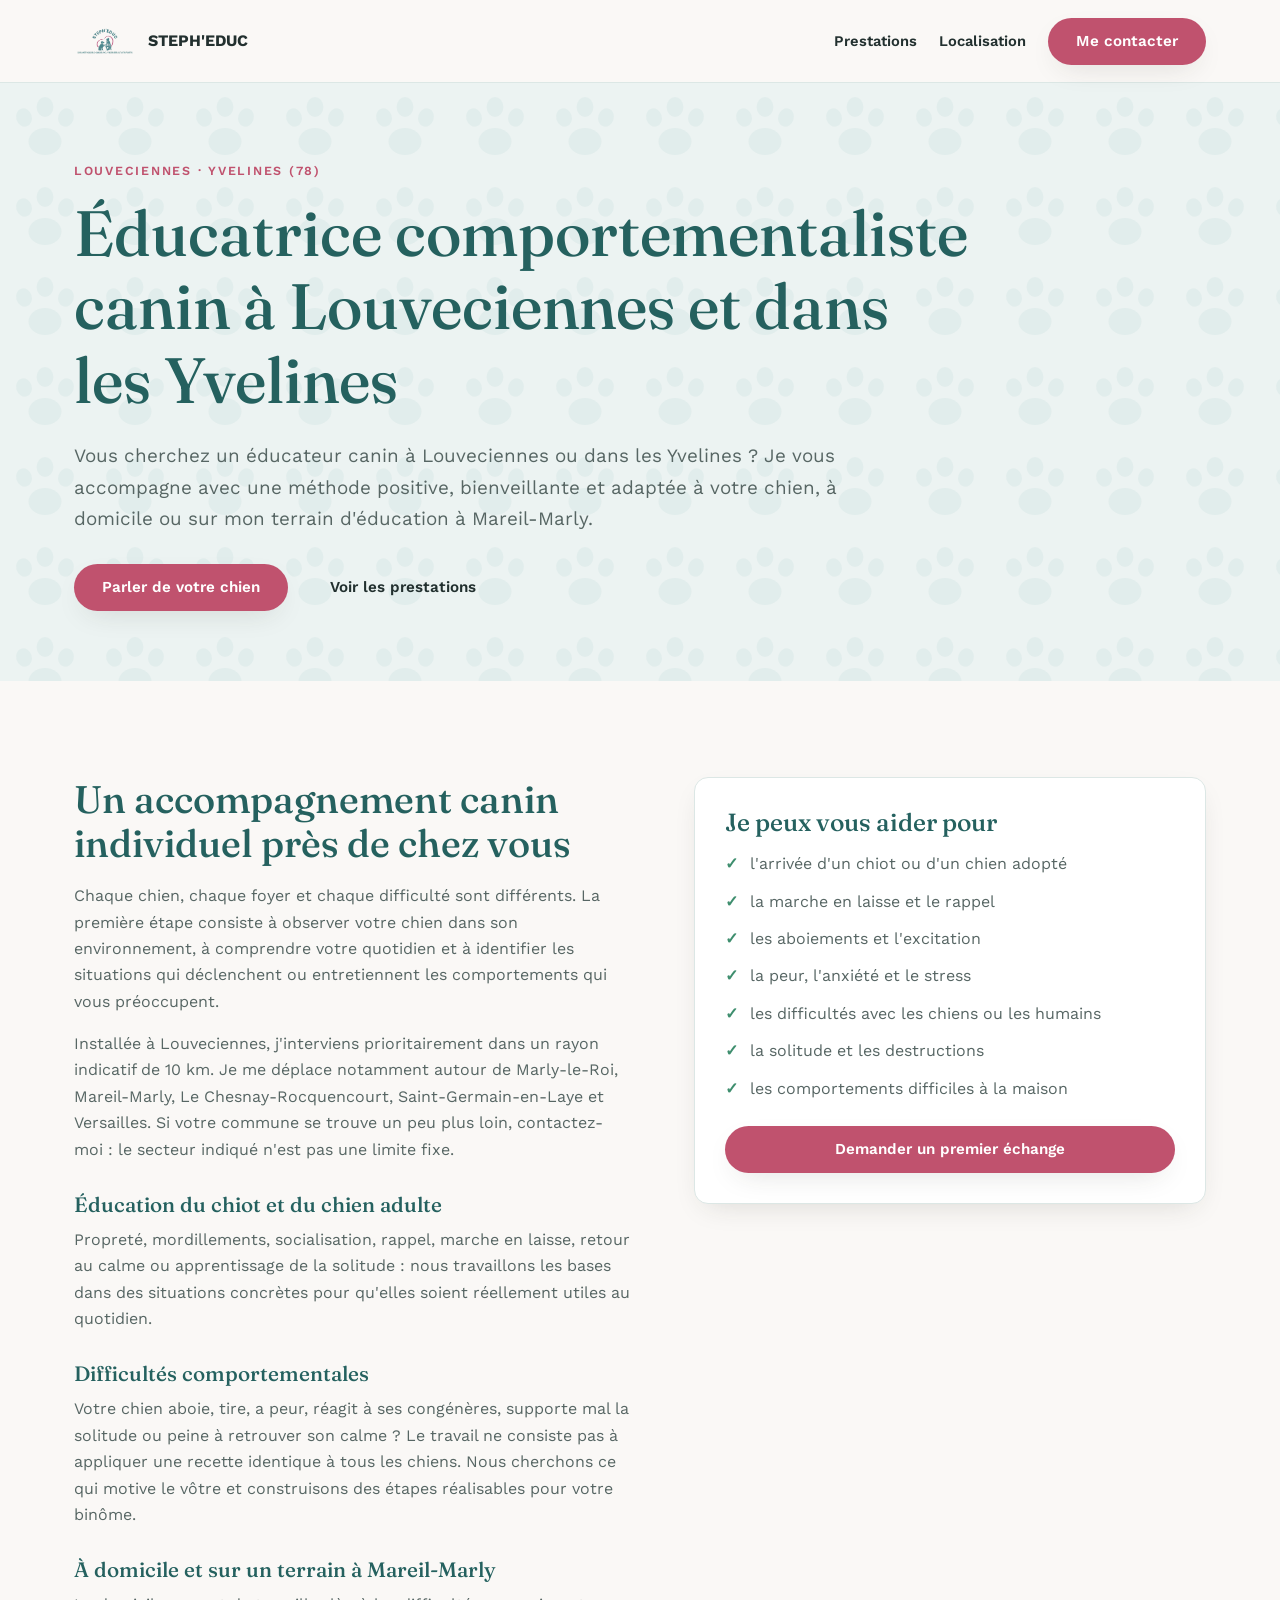
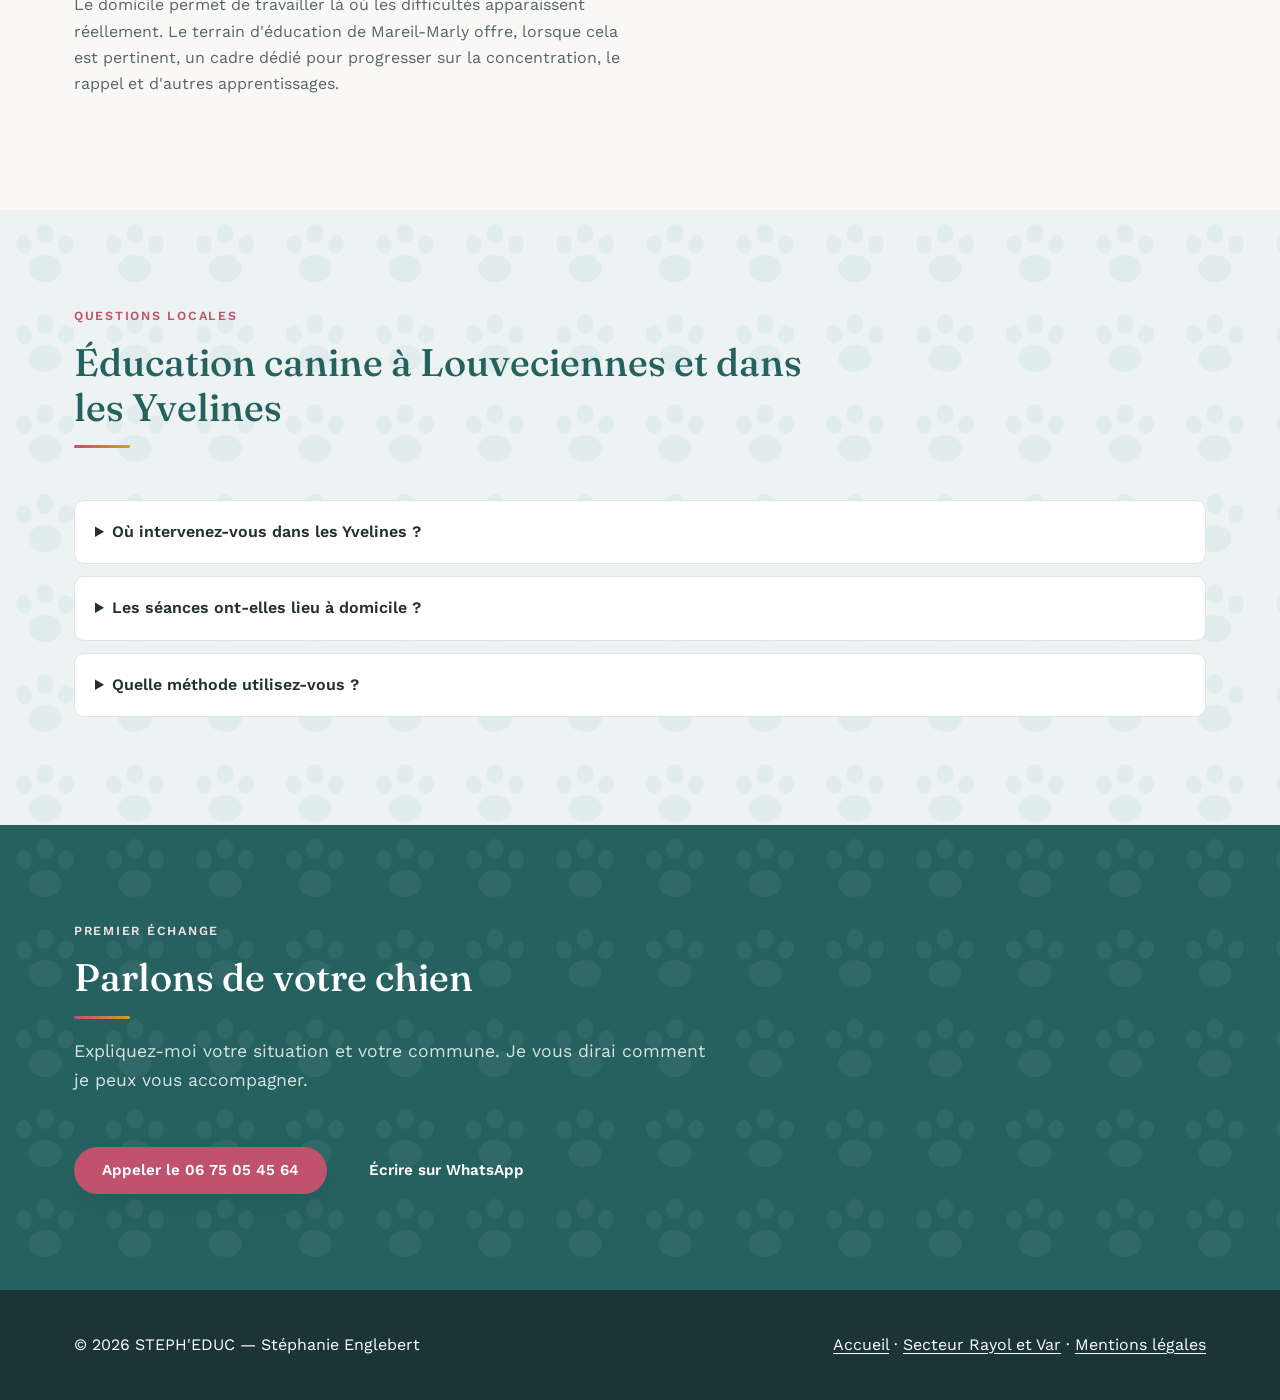
<file: educateur-canin-louveciennes-yvelines.html>
<!DOCTYPE html>
<html lang="fr">
<head>
<meta charset="UTF-8">
<meta name="viewport" content="width=device-width, initial-scale=1.0">
<title>Éducateur canin Louveciennes &amp; Yvelines | STEPH'EDUC</title>
<meta name="description" content="Éducatrice comportementaliste canin à Louveciennes dans les Yvelines. Séances individuelles à domicile et terrain à Mareil-Marly, en méthode positive.">
<meta name="robots" content="index, follow">
<link rel="canonical" href="https://stepheduc.fr/educateur-canin-louveciennes-yvelines.html">
<meta property="og:type" content="website">
<meta property="og:title" content="Éducateur canin à Louveciennes et dans les Yvelines | STEPH'EDUC">
<meta property="og:description" content="Un accompagnement canin individuel, positif et concret à Louveciennes et dans les Yvelines.">
<meta property="og:url" content="https://stepheduc.fr/educateur-canin-louveciennes-yvelines.html">
<meta property="og:image" content="https://stepheduc.fr/images/image-accueil.jpeg?v=share-20260927">
<meta name="twitter:card" content="summary_large_image"><meta name="twitter:title" content="Éducateur canin Louveciennes &amp; Yvelines | STEPH'EDUC"><meta name="twitter:description" content="Éducation canine positive à Louveciennes et dans les Yvelines."><meta name="twitter:image" content="https://stepheduc.fr/images/image-accueil.jpeg?v=share-20260927">
<link rel="alternate" hreflang="fr-FR" href="https://stepheduc.fr/educateur-canin-louveciennes-yvelines.html">
<link rel="icon" href="images/favicon.png?v=20260926" type="image/png">
<link rel="preconnect" href="https://fonts.googleapis.com">
<link rel="preconnect" href="https://fonts.gstatic.com" crossorigin>
<link href="https://fonts.googleapis.com/css2?family=Fraunces:ital,opsz,wght@0,9..144,400;0,9..144,500;0,9..144,600&amp;family=Work+Sans:wght@300;400;500;600;700&amp;display=swap" rel="stylesheet">
<link rel="stylesheet" href="css/style.css?v=contact-icons-footer-google-21">
<style>
  .local-header{position:sticky;top:0;z-index:20;background:rgba(250,248,246,.96);border-bottom:1px solid var(--color-border);backdrop-filter:blur(10px)}
  .local-header .container{min-height:82px;display:flex;align-items:center;justify-content:space-between;gap:24px}.local-logo{display:flex;align-items:center;gap:12px;font-weight:700}.local-logo img{width:62px;height:62px;object-fit:contain}.local-nav{display:flex;gap:22px;align-items:center;font-weight:600;font-size:.92rem}.local-nav a:hover{color:var(--color-accent)}
  .local-hero{padding:78px 0 70px;background:var(--color-bg-alt);background-image:var(--paw-light)}.local-hero h1{max-width:900px;font-size:clamp(2.25rem,5vw,4.4rem);margin:10px 0 24px}.local-hero .lead{max-width:780px;font-size:1.18rem}.local-actions{display:flex;flex-wrap:wrap;gap:14px;margin-top:30px}
  .local-grid{display:grid;grid-template-columns:1.05fr .95fr;gap:54px;align-items:start}.local-copy h2{font-size:clamp(1.7rem,3vw,2.45rem);margin-bottom:18px}.local-copy h3{font-size:1.3rem;margin:30px 0 10px}.local-copy p{margin:0 0 16px;color:var(--color-text-soft)}.local-card{background:#fff;border:1px solid var(--color-border);border-radius:var(--radius-lg);padding:30px;box-shadow:var(--shadow-soft)}.local-card h2{font-size:1.55rem;margin-bottom:15px}.local-list{display:grid;gap:11px}.local-list li{padding-left:25px;position:relative;color:var(--color-text-soft)}.local-list li:before{content:'✓';position:absolute;left:0;color:var(--color-ok);font-weight:700}.local-faq details{background:#fff;border:1px solid var(--color-border);border-radius:10px;margin:12px 0;padding:18px 20px}.local-faq summary{font-weight:600;cursor:pointer}.local-faq details p{margin:12px 0 0;color:var(--color-text-soft)}.local-footer{padding:42px 0;background:var(--color-dark);color:#fff}.local-footer .container{display:flex;justify-content:space-between;gap:30px;flex-wrap:wrap}.local-footer a{text-decoration:underline;text-underline-offset:3px}
  @media(max-width:760px){.local-nav a:not(.btn){display:none}.local-grid{grid-template-columns:1fr;gap:34px}.local-hero{padding:55px 0}.local-header .container{min-height:72px}.local-logo img{width:52px;height:52px}.local-logo span{font-size:.9rem}.local-nav .btn{padding:11px 16px}}
</style>
<script type="application/ld+json">
{
  "@context":"https://schema.org",
  "@type":"Service",
  "name":"Éducation canine à Louveciennes et dans les Yvelines",
  "serviceType":"Éducation canine et accompagnement comportemental individuel",
  "url":"https://stepheduc.fr/educateur-canin-louveciennes-yvelines.html",
  "provider":{"@type":"ProfessionalService","name":"STEPH'EDUC - Stéphanie Englebert","url":"https://stepheduc.fr/","telephone":"+33675054564","image":"https://stepheduc.fr/images/logo.png"},
  "areaServed":[{"@type":"City","name":"Louveciennes"},{"@type":"AdministrativeArea","name":"Yvelines"},{"@type":"City","name":"Marly-le-Roi"},{"@type":"City","name":"Mareil-Marly"},{"@type":"City","name":"Le Chesnay-Rocquencourt"},{"@type":"City","name":"Saint-Germain-en-Laye"},{"@type":"City","name":"Versailles"}]
}
</script>
<script type="application/ld+json">
{"@context":"https://schema.org","@type":"FAQPage","mainEntity":[
{"@type":"Question","name":"Où intervenez-vous dans les Yvelines ?","acceptedAnswer":{"@type":"Answer","text":"J'interviens prioritairement dans un rayon indicatif de 10 km autour de Louveciennes. Ce rayon n'est pas une limite fixe : contactez-moi pour vérifier votre commune."}},
{"@type":"Question","name":"Les séances ont-elles lieu à domicile ?","acceptedAnswer":{"@type":"Answer","text":"Oui. Les séances peuvent se dérouler à votre domicile et dans l'environnement quotidien de votre chien. Un terrain d'éducation à Mareil-Marly est également disponible selon les besoins."}},
{"@type":"Question","name":"Quelle méthode d'éducation canine utilisez-vous ?","acceptedAnswer":{"@type":"Answer","text":"Je travaille en éducation positive et bienveillante, avec le renforcement positif, l'observation et le respect du chien, sans outil coercitif ni rapport de force."}}
]}
</script>
<script type="application/ld+json">
{"@context":"https://schema.org","@type":"BreadcrumbList","itemListElement":[{"@type":"ListItem","position":1,"name":"Accueil","item":"https://stepheduc.fr/"},{"@type":"ListItem","position":2,"name":"Éducateur canin Louveciennes et Yvelines","item":"https://stepheduc.fr/educateur-canin-louveciennes-yvelines.html"}]}
</script>
</head>
<body>
<header class="local-header"><div class="container"><a class="local-logo" href="index.html#top" aria-label="Retour à l'accueil"><img src="images/logo.png" alt="Logo STEPH'EDUC" width="701" height="356" decoding="async"><span>STEPH'EDUC</span></a><nav class="local-nav" aria-label="Navigation"><a href="index.html#services">Prestations</a><a href="index.html#localisation">Localisation</a><a class="btn btn-primary" href="index.html#contact">Me contacter</a></nav></div></header>
<main>
  <section class="local-hero"><div class="container"><p class="eyebrow">Louveciennes · Yvelines (78)</p><h1>Éducatrice comportementaliste canin à Louveciennes et dans les Yvelines</h1><p class="lead">Vous cherchez un éducateur canin à Louveciennes ou dans les Yvelines&nbsp;? Je vous accompagne avec une méthode positive, bienveillante et adaptée à votre chien, à domicile ou sur mon terrain d'éducation à Mareil-Marly.</p><div class="local-actions"><a class="btn btn-primary" href="index.html#contact">Parler de votre chien</a><a class="btn btn-secondary" href="index.html#services">Voir les prestations</a></div></div></section>
  <section class="section"><div class="container local-grid"><article class="local-copy"><h2>Un accompagnement canin individuel près de chez vous</h2><p>Chaque chien, chaque foyer et chaque difficulté sont différents. La première étape consiste à observer votre chien dans son environnement, à comprendre votre quotidien et à identifier les situations qui déclenchent ou entretiennent les comportements qui vous préoccupent.</p><p>Installée à Louveciennes, j'interviens prioritairement dans un rayon indicatif de 10&nbsp;km. Je me déplace notamment autour de Marly-le-Roi, Mareil-Marly, Le Chesnay-Rocquencourt, Saint-Germain-en-Laye et Versailles. Si votre commune se trouve un peu plus loin, contactez-moi&nbsp;: le secteur indiqué n'est pas une limite fixe.</p><h3>Éducation du chiot et du chien adulte</h3><p>Propreté, mordillements, socialisation, rappel, marche en laisse, retour au calme ou apprentissage de la solitude&nbsp;: nous travaillons les bases dans des situations concrètes pour qu'elles soient réellement utiles au quotidien.</p><h3>Difficultés comportementales</h3><p>Votre chien aboie, tire, a peur, réagit à ses congénères, supporte mal la solitude ou peine à retrouver son calme&nbsp;? Le travail ne consiste pas à appliquer une recette identique à tous les chiens. Nous cherchons ce qui motive le vôtre et construisons des étapes réalisables pour votre binôme.</p><h3>À domicile et sur un terrain à Mareil-Marly</h3><p>Le domicile permet de travailler là où les difficultés apparaissent réellement. Le terrain d'éducation de Mareil-Marly offre, lorsque cela est pertinent, un cadre dédié pour progresser sur la concentration, le rappel et d'autres apprentissages.</p></article><aside class="local-card"><h2>Je peux vous aider pour</h2><ul class="local-list"><li>l'arrivée d'un chiot ou d'un chien adopté</li><li>la marche en laisse et le rappel</li><li>les aboiements et l'excitation</li><li>la peur, l'anxiété et le stress</li><li>les difficultés avec les chiens ou les humains</li><li>la solitude et les destructions</li><li>les comportements difficiles à la maison</li></ul><a class="btn btn-primary" style="margin-top:24px;width:100%" href="index.html#contact">Demander un premier échange</a></aside></div></section>
  <section class="section section-alt local-faq"><div class="container"><div class="section-head"><p class="eyebrow">Questions locales</p><h2>Éducation canine à Louveciennes et dans les Yvelines</h2></div><details><summary>Où intervenez-vous dans les Yvelines&nbsp;?</summary><p>Prioritairement dans un rayon indicatif de 10&nbsp;km autour de Louveciennes. Vérifiez votre commune sur la carte du site ou contactez-moi directement, notamment si vous êtes au-delà.</p></details><details><summary>Les séances ont-elles lieu à domicile&nbsp;?</summary><p>Oui. Je travaille à domicile et dans l'environnement réel du chien. Selon l'objectif, des séances peuvent aussi avoir lieu sur le terrain d'éducation de Mareil-Marly.</p></details><details><summary>Quelle méthode utilisez-vous&nbsp;?</summary><p>Une éducation positive et bienveillante fondée sur le renforcement positif, l'observation, le respect du chien et la recherche de sa motivation.</p></details></div></section>
  <section class="section section-dark"><div class="container"><div class="section-head"><p class="eyebrow">Premier échange</p><h2>Parlons de votre chien</h2><p class="lead">Expliquez-moi votre situation et votre commune. Je vous dirai comment je peux vous accompagner.</p></div><div class="local-actions"><a class="btn btn-primary" href="tel:+33675054564">Appeler le 06 75 05 45 64</a><a class="btn btn-secondary" href="https://wa.me/33675054564" target="_blank" rel="noopener">Écrire sur WhatsApp</a></div></div></section>
</main>
<footer class="local-footer"><div class="container"><p>© 2026 STEPH'EDUC — Stéphanie Englebert</p><p><a href="index.html">Accueil</a> · <a href="educateur-canin-rayol-var.html">Secteur Rayol et Var</a> · <a href="legal.html">Mentions légales</a></p></div></footer>
</body>
</html>
</file>
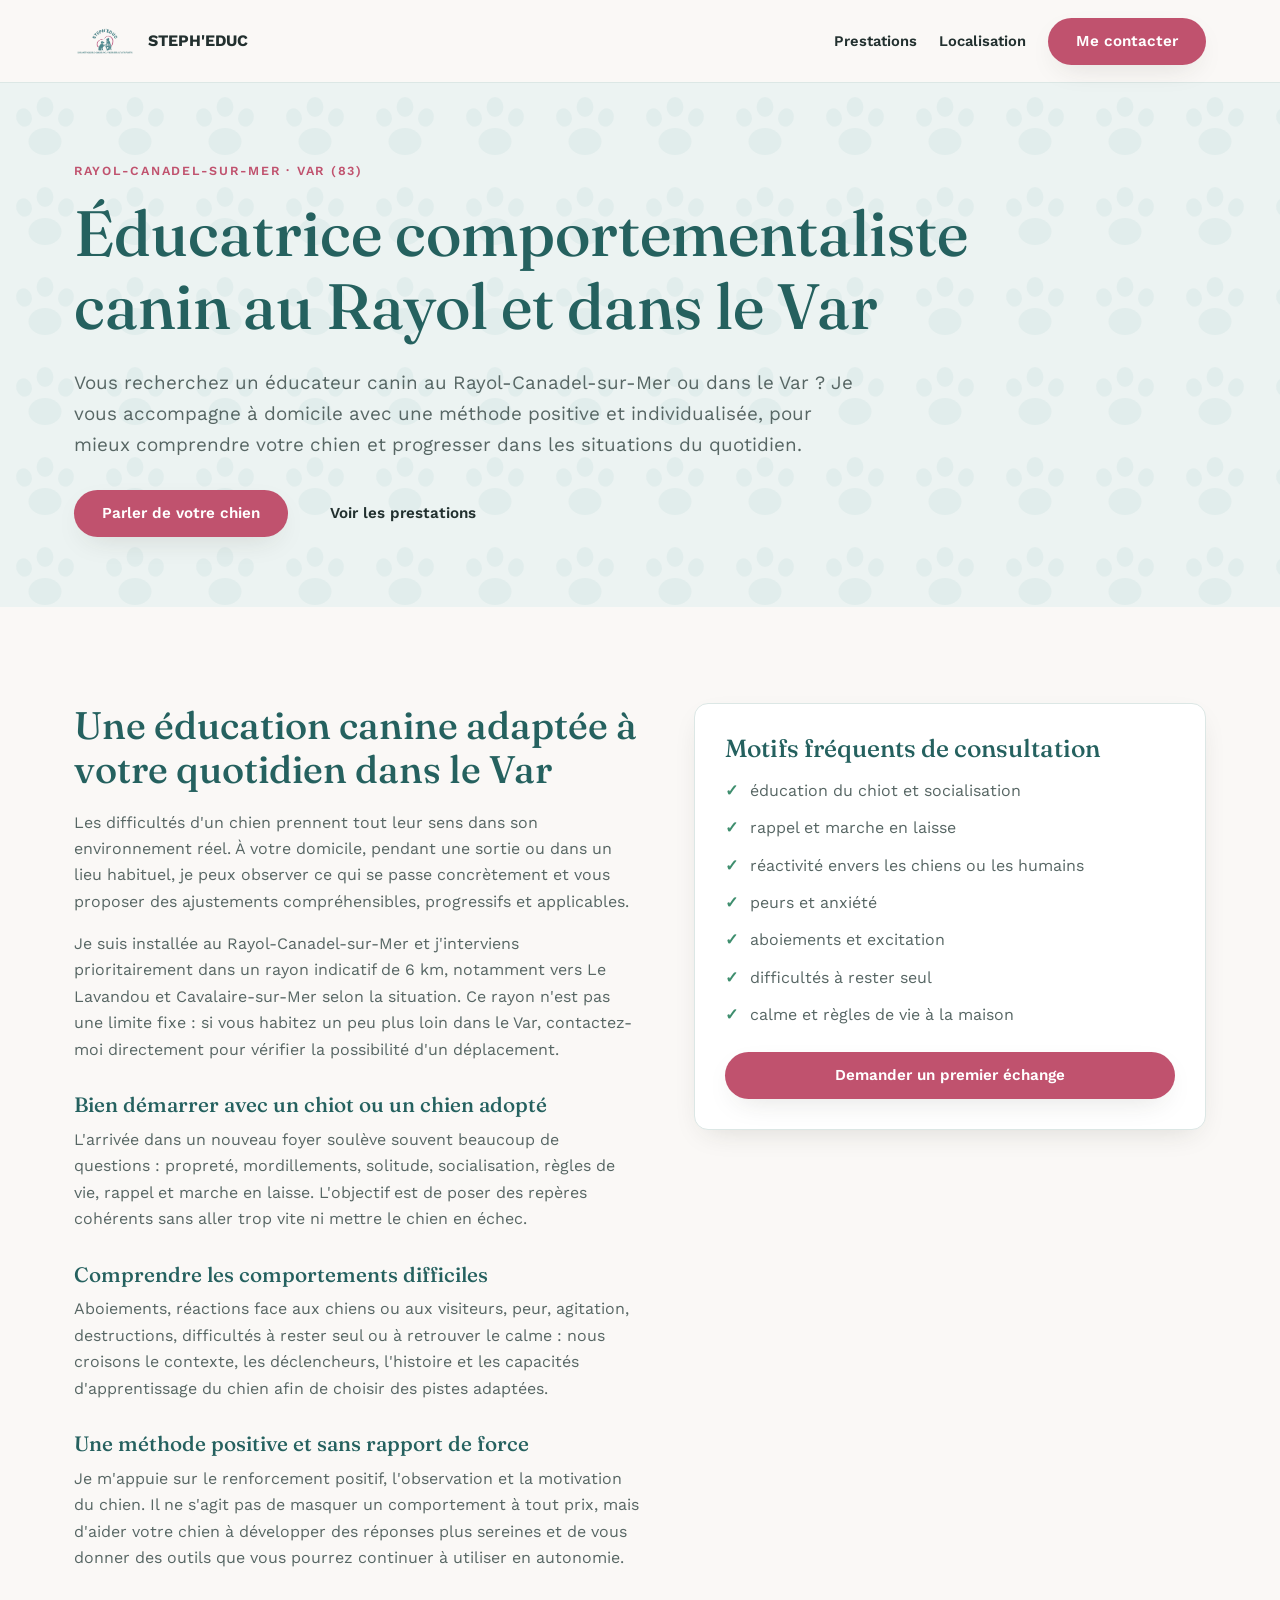
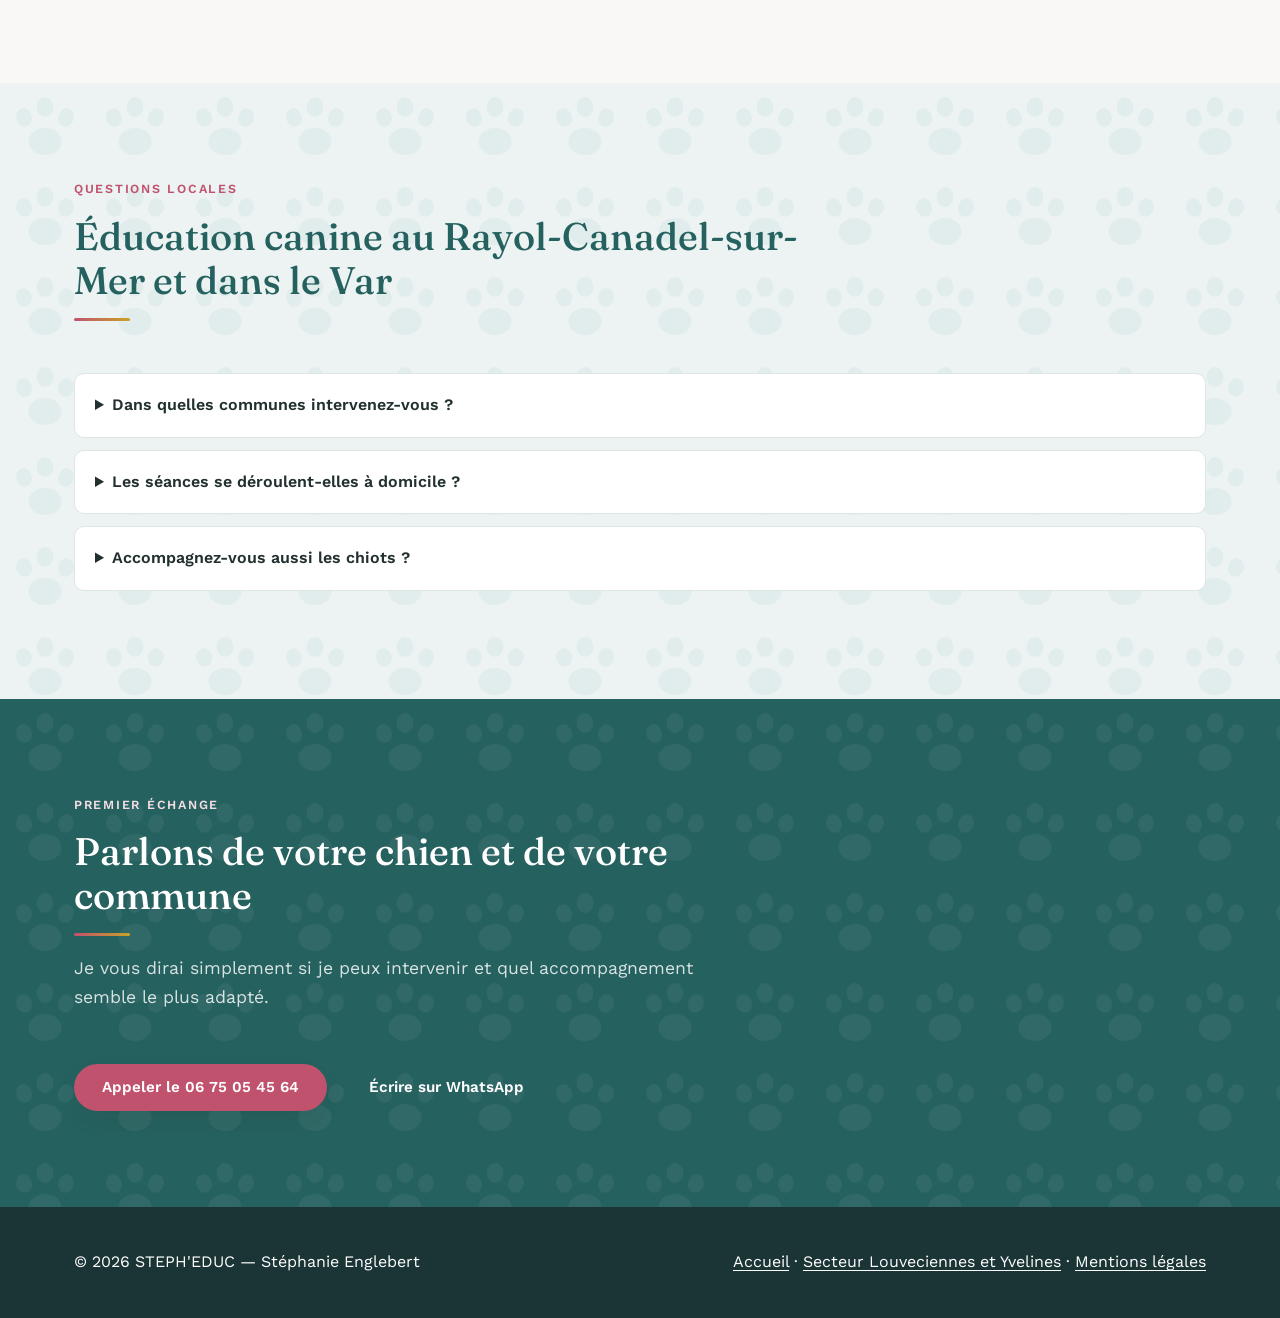
<file: educateur-canin-rayol-var.html>
<!DOCTYPE html>
<html lang="fr">
<head>
<meta charset="UTF-8">
<meta name="viewport" content="width=device-width, initial-scale=1.0">
<title>Éducateur canin Rayol &amp; Var (83) | STEPH'EDUC</title>
<meta name="description" content="Éducatrice comportementaliste canin au Rayol-Canadel-sur-Mer dans le Var. Séances individuelles à domicile, approche positive et bienveillante.">
<meta name="robots" content="index, follow">
<link rel="canonical" href="https://stepheduc.fr/educateur-canin-rayol-var.html">
<meta property="og:type" content="website"><meta property="og:title" content="Éducateur canin au Rayol et dans le Var | STEPH'EDUC"><meta property="og:description" content="Éducation canine positive et accompagnement comportemental au Rayol-Canadel-sur-Mer et dans le Var."><meta property="og:url" content="https://stepheduc.fr/educateur-canin-rayol-var.html"><meta property="og:image" content="https://stepheduc.fr/images/image-accueil.jpeg?v=share-20260927">
<meta name="twitter:card" content="summary_large_image"><meta name="twitter:title" content="Éducateur canin Rayol &amp; Var (83) | STEPH'EDUC"><meta name="twitter:description" content="Éducation canine positive au Rayol-Canadel-sur-Mer et dans le Var."><meta name="twitter:image" content="https://stepheduc.fr/images/image-accueil.jpeg?v=share-20260927"><link rel="alternate" hreflang="fr-FR" href="https://stepheduc.fr/educateur-canin-rayol-var.html">
<link rel="icon" href="images/favicon.png?v=20260926" type="image/png">
<link rel="preconnect" href="https://fonts.googleapis.com"><link rel="preconnect" href="https://fonts.gstatic.com" crossorigin><link href="https://fonts.googleapis.com/css2?family=Fraunces:ital,opsz,wght@0,9..144,400;0,9..144,500;0,9..144,600&amp;family=Work+Sans:wght@300;400;500;600;700&amp;display=swap" rel="stylesheet"><link rel="stylesheet" href="css/style.css?v=contact-icons-footer-google-21">
<style>
  .local-header{position:sticky;top:0;z-index:20;background:rgba(250,248,246,.96);border-bottom:1px solid var(--color-border);backdrop-filter:blur(10px)}.local-header .container{min-height:82px;display:flex;align-items:center;justify-content:space-between;gap:24px}.local-logo{display:flex;align-items:center;gap:12px;font-weight:700}.local-logo img{width:62px;height:62px;object-fit:contain}.local-nav{display:flex;gap:22px;align-items:center;font-weight:600;font-size:.92rem}.local-nav a:hover{color:var(--color-accent)}
  .local-hero{padding:78px 0 70px;background:var(--color-bg-alt);background-image:var(--paw-light)}.local-hero h1{max-width:900px;font-size:clamp(2.25rem,5vw,4.4rem);margin:10px 0 24px}.local-hero .lead{max-width:780px;font-size:1.18rem}.local-actions{display:flex;flex-wrap:wrap;gap:14px;margin-top:30px}.local-grid{display:grid;grid-template-columns:1.05fr .95fr;gap:54px;align-items:start}.local-copy h2{font-size:clamp(1.7rem,3vw,2.45rem);margin-bottom:18px}.local-copy h3{font-size:1.3rem;margin:30px 0 10px}.local-copy p{margin:0 0 16px;color:var(--color-text-soft)}.local-card{background:#fff;border:1px solid var(--color-border);border-radius:var(--radius-lg);padding:30px;box-shadow:var(--shadow-soft)}.local-card h2{font-size:1.55rem;margin-bottom:15px}.local-list{display:grid;gap:11px}.local-list li{padding-left:25px;position:relative;color:var(--color-text-soft)}.local-list li:before{content:'✓';position:absolute;left:0;color:var(--color-ok);font-weight:700}.local-faq details{background:#fff;border:1px solid var(--color-border);border-radius:10px;margin:12px 0;padding:18px 20px}.local-faq summary{font-weight:600;cursor:pointer}.local-faq details p{margin:12px 0 0;color:var(--color-text-soft)}.local-footer{padding:42px 0;background:var(--color-dark);color:#fff}.local-footer .container{display:flex;justify-content:space-between;gap:30px;flex-wrap:wrap}.local-footer a{text-decoration:underline;text-underline-offset:3px}@media(max-width:760px){.local-nav a:not(.btn){display:none}.local-grid{grid-template-columns:1fr;gap:34px}.local-hero{padding:55px 0}.local-header .container{min-height:72px}.local-logo img{width:52px;height:52px}.local-logo span{font-size:.9rem}.local-nav .btn{padding:11px 16px}}
</style>
<script type="application/ld+json">
{"@context":"https://schema.org","@type":"Service","name":"Éducation canine au Rayol-Canadel-sur-Mer et dans le Var","serviceType":"Éducation canine et accompagnement comportemental individuel","url":"https://stepheduc.fr/educateur-canin-rayol-var.html","provider":{"@type":"ProfessionalService","name":"STEPH'EDUC - Stéphanie Englebert","url":"https://stepheduc.fr/","telephone":"+33675054564","image":"https://stepheduc.fr/images/logo.png"},"areaServed":[{"@type":"City","name":"Rayol-Canadel-sur-Mer"},{"@type":"AdministrativeArea","name":"Var"},{"@type":"City","name":"Le Lavandou"},{"@type":"City","name":"Cavalaire-sur-Mer"}]}
</script>
<script type="application/ld+json">
{"@context":"https://schema.org","@type":"FAQPage","mainEntity":[{"@type":"Question","name":"Où intervenez-vous dans le Var ?","acceptedAnswer":{"@type":"Answer","text":"J'interviens prioritairement dans un rayon indicatif de 6 km autour du Rayol-Canadel-sur-Mer. Ce rayon n'est pas une limite fixe : contactez-moi pour vérifier votre commune."}},{"@type":"Question","name":"Travaillez-vous au domicile du chien ?","acceptedAnswer":{"@type":"Answer","text":"Oui. Le travail à domicile et dans l'environnement quotidien permet d'observer les situations réelles et de mettre en place des solutions adaptées au foyer."}},{"@type":"Question","name":"Accompagnez-vous les chiots et les chiens adultes ?","acceptedAnswer":{"@type":"Answer","text":"Oui. J'accompagne les chiots, les chiens adultes et les chiens adoptés pour l'éducation du quotidien comme pour des difficultés comportementales."}}]}
</script>
<script type="application/ld+json">
{"@context":"https://schema.org","@type":"BreadcrumbList","itemListElement":[{"@type":"ListItem","position":1,"name":"Accueil","item":"https://stepheduc.fr/"},{"@type":"ListItem","position":2,"name":"Éducateur canin Rayol et Var","item":"https://stepheduc.fr/educateur-canin-rayol-var.html"}]}
</script>
</head>
<body>
<header class="local-header"><div class="container"><a class="local-logo" href="index.html#top" aria-label="Retour à l'accueil"><img src="images/logo.png" alt="Logo STEPH'EDUC" width="701" height="356" decoding="async"><span>STEPH'EDUC</span></a><nav class="local-nav" aria-label="Navigation"><a href="index.html#services">Prestations</a><a href="index.html#localisation">Localisation</a><a class="btn btn-primary" href="index.html#contact">Me contacter</a></nav></div></header>
<main>
  <section class="local-hero"><div class="container"><p class="eyebrow">Rayol-Canadel-sur-Mer · Var (83)</p><h1>Éducatrice comportementaliste canin au Rayol et dans le Var</h1><p class="lead">Vous recherchez un éducateur canin au Rayol-Canadel-sur-Mer ou dans le Var&nbsp;? Je vous accompagne à domicile avec une méthode positive et individualisée, pour mieux comprendre votre chien et progresser dans les situations du quotidien.</p><div class="local-actions"><a class="btn btn-primary" href="index.html#contact">Parler de votre chien</a><a class="btn btn-secondary" href="index.html#services">Voir les prestations</a></div></div></section>
  <section class="section"><div class="container local-grid"><article class="local-copy"><h2>Une éducation canine adaptée à votre quotidien dans le Var</h2><p>Les difficultés d'un chien prennent tout leur sens dans son environnement réel. À votre domicile, pendant une sortie ou dans un lieu habituel, je peux observer ce qui se passe concrètement et vous proposer des ajustements compréhensibles, progressifs et applicables.</p><p>Je suis installée au Rayol-Canadel-sur-Mer et j'interviens prioritairement dans un rayon indicatif de 6&nbsp;km, notamment vers Le Lavandou et Cavalaire-sur-Mer selon la situation. Ce rayon n'est pas une limite fixe&nbsp;: si vous habitez un peu plus loin dans le Var, contactez-moi directement pour vérifier la possibilité d'un déplacement.</p><h3>Bien démarrer avec un chiot ou un chien adopté</h3><p>L'arrivée dans un nouveau foyer soulève souvent beaucoup de questions&nbsp;: propreté, mordillements, solitude, socialisation, règles de vie, rappel et marche en laisse. L'objectif est de poser des repères cohérents sans aller trop vite ni mettre le chien en échec.</p><h3>Comprendre les comportements difficiles</h3><p>Aboiements, réactions face aux chiens ou aux visiteurs, peur, agitation, destructions, difficultés à rester seul ou à retrouver le calme&nbsp;: nous croisons le contexte, les déclencheurs, l'histoire et les capacités d'apprentissage du chien afin de choisir des pistes adaptées.</p><h3>Une méthode positive et sans rapport de force</h3><p>Je m'appuie sur le renforcement positif, l'observation et la motivation du chien. Il ne s'agit pas de masquer un comportement à tout prix, mais d'aider votre chien à développer des réponses plus sereines et de vous donner des outils que vous pourrez continuer à utiliser en autonomie.</p></article><aside class="local-card"><h2>Motifs fréquents de consultation</h2><ul class="local-list"><li>éducation du chiot et socialisation</li><li>rappel et marche en laisse</li><li>réactivité envers les chiens ou les humains</li><li>peurs et anxiété</li><li>aboiements et excitation</li><li>difficultés à rester seul</li><li>calme et règles de vie à la maison</li></ul><a class="btn btn-primary" style="margin-top:24px;width:100%" href="index.html#contact">Demander un premier échange</a></aside></div></section>
  <section class="section section-alt local-faq"><div class="container"><div class="section-head"><p class="eyebrow">Questions locales</p><h2>Éducation canine au Rayol-Canadel-sur-Mer et dans le Var</h2></div><details><summary>Dans quelles communes intervenez-vous&nbsp;?</summary><p>Prioritairement autour du Rayol-Canadel-sur-Mer, dans un rayon indicatif de 6&nbsp;km. Le Lavandou et Cavalaire-sur-Mer peuvent également faire partie du secteur selon le lieu précis et la situation. Contactez-moi si la carte vous indique que vous êtes au-delà.</p></details><details><summary>Les séances se déroulent-elles à domicile&nbsp;?</summary><p>Oui. Le domicile et les lieux de promenade habituels permettent de travailler directement sur les situations qui vous posent problème.</p></details><details><summary>Accompagnez-vous aussi les chiots&nbsp;?</summary><p>Oui. Je vous aide à poser des bases solides dès l'arrivée du chiot&nbsp;: propreté, mordillements, solitude, socialisation, règles de vie et apprentissages utiles.</p></details></div></section>
  <section class="section section-dark"><div class="container"><div class="section-head"><p class="eyebrow">Premier échange</p><h2>Parlons de votre chien et de votre commune</h2><p class="lead">Je vous dirai simplement si je peux intervenir et quel accompagnement semble le plus adapté.</p></div><div class="local-actions"><a class="btn btn-primary" href="tel:+33675054564">Appeler le 06 75 05 45 64</a><a class="btn btn-secondary" href="https://wa.me/33675054564" target="_blank" rel="noopener">Écrire sur WhatsApp</a></div></div></section>
</main>
<footer class="local-footer"><div class="container"><p>© 2026 STEPH'EDUC — Stéphanie Englebert</p><p><a href="index.html">Accueil</a> · <a href="educateur-canin-louveciennes-yvelines.html">Secteur Louveciennes et Yvelines</a> · <a href="legal.html">Mentions légales</a></p></div></footer>
</body>
</html>
</file>
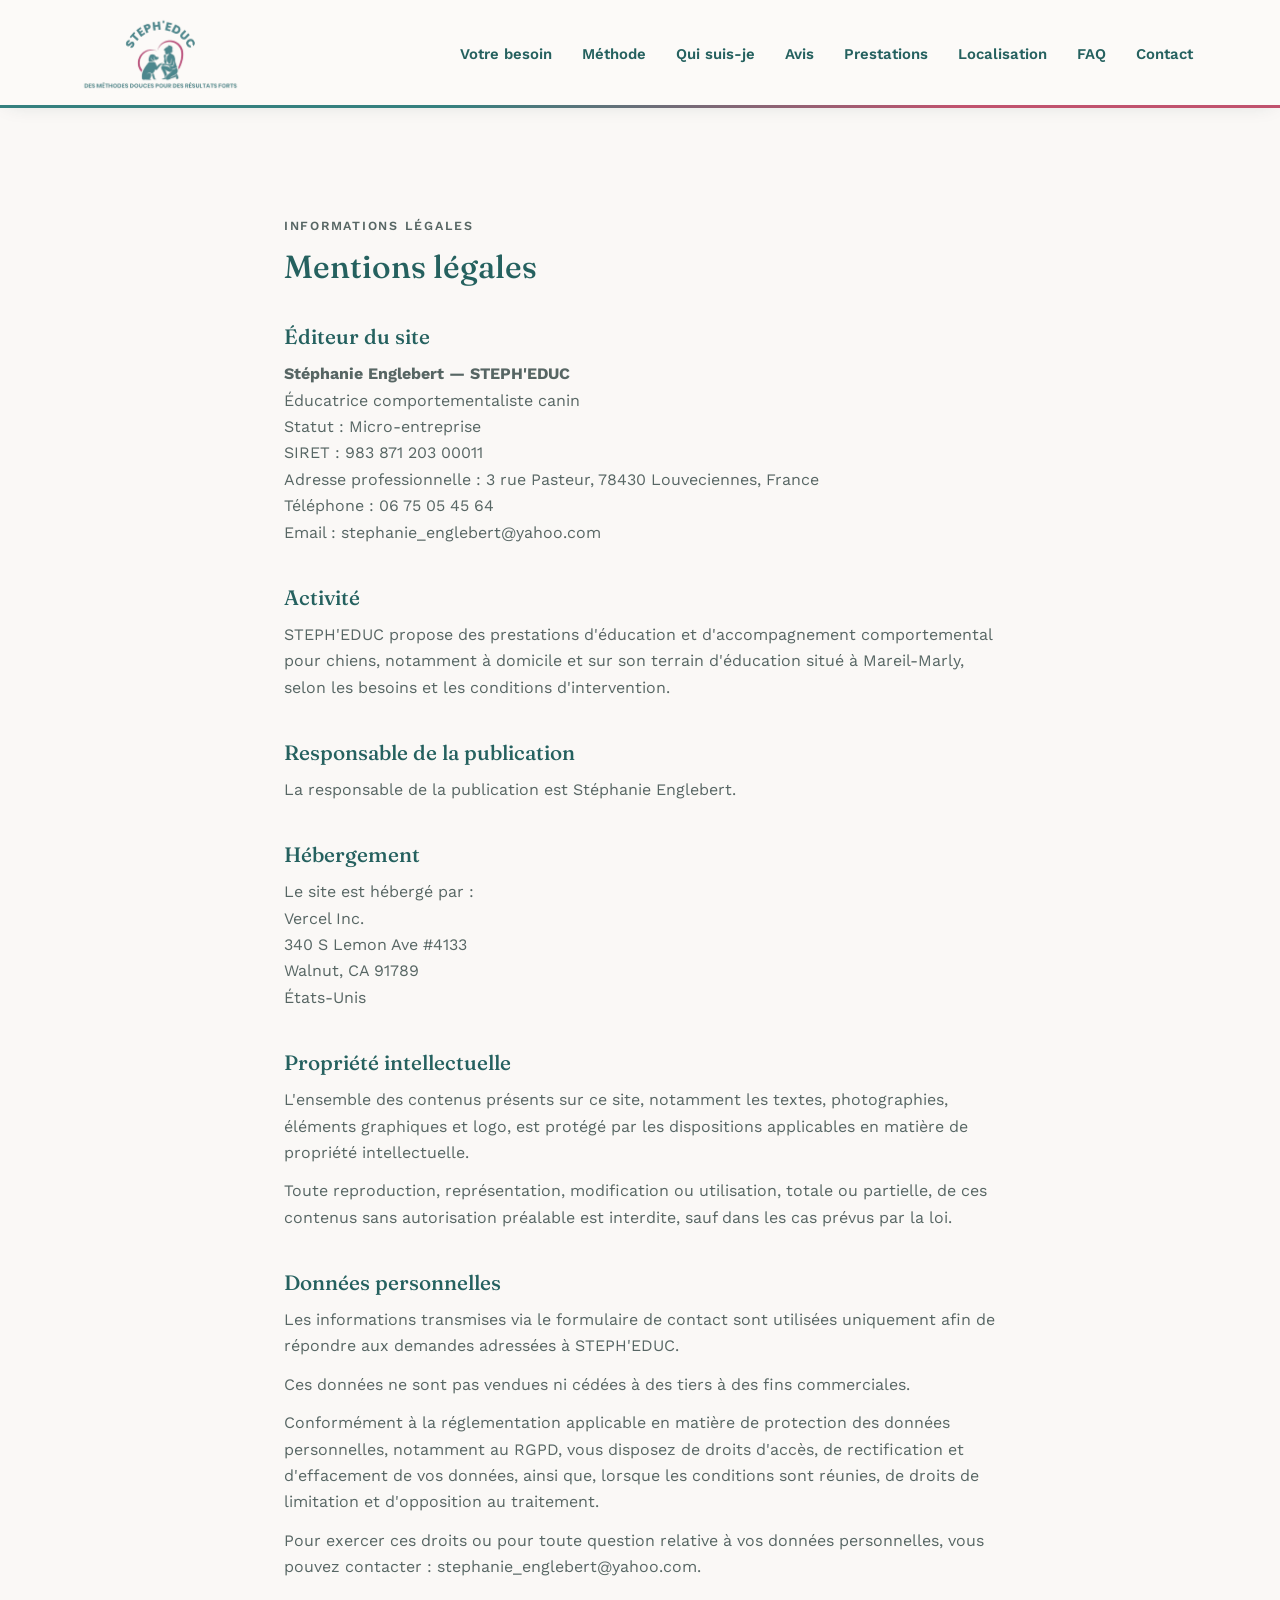
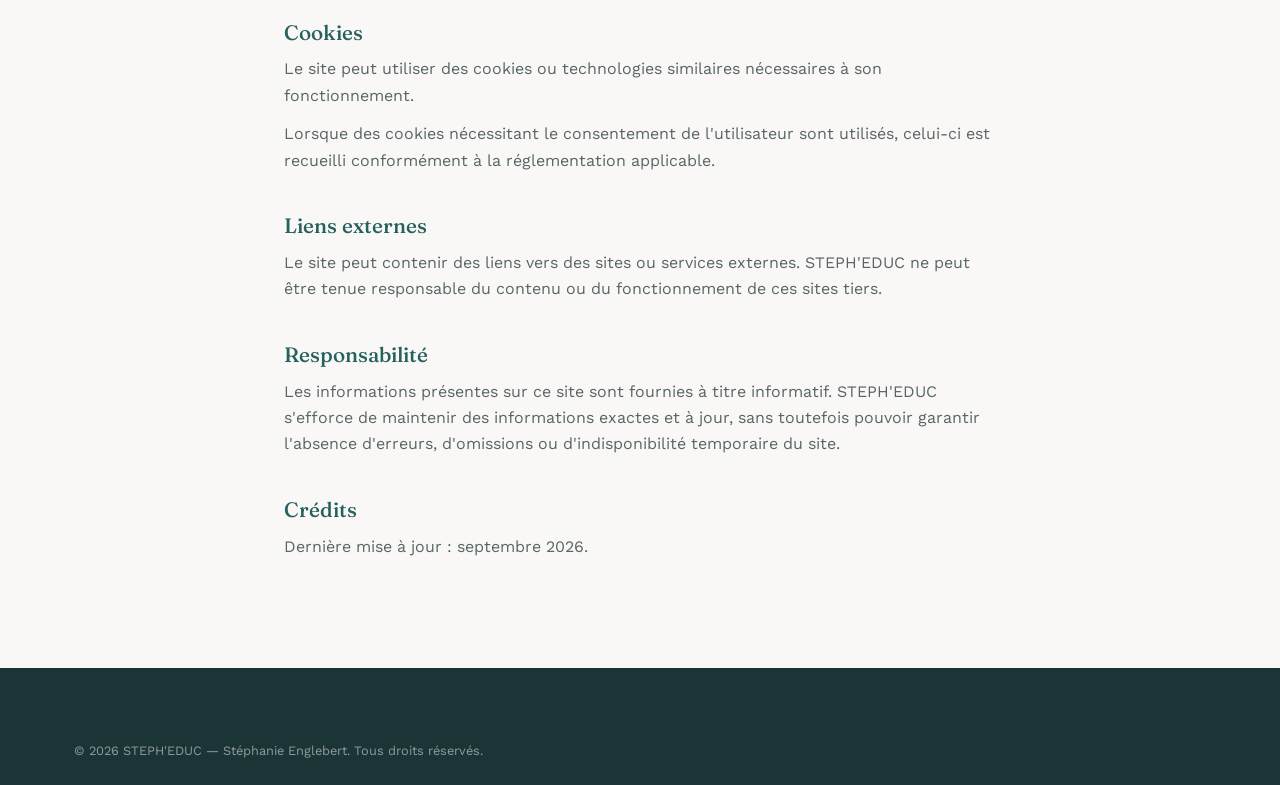
<file: legal.html>
<!DOCTYPE html>
<html lang="fr">
<head>
<meta charset="UTF-8">
<meta name="viewport" content="width=device-width, initial-scale=1.0">
<title>Mentions légales — STEPH'EDUC</title>
<meta name="robots" content="noindex">
<link rel="canonical" href="https://stepheduc.fr/legal.html">
<link rel="icon" href="images/favicon.png?v=20260926" type="image/png">
<link rel="preconnect" href="https://fonts.googleapis.com">
<link rel="preconnect" href="https://fonts.gstatic.com" crossorigin>
<link href="https://fonts.googleapis.com/css2?family=Fraunces:ital,opsz,wght@0,9..144,400;0,9..144,500;0,9..144,600;1,9..144,500&family=Work+Sans:wght@300;400;500;600;700&display=swap" rel="stylesheet">
<link rel="stylesheet" href="css/style.css?v=footer-left-7">
<style>
  .legal-content { max-width: 760px; }
  .legal-content h2 { margin-top: 40px; font-size: 1.3rem; }
  .legal-content p { margin: 12px 0; color: var(--color-text-soft); }
  .legal-content em { color: var(--color-accent); font-style: normal; }
</style>
</head>
<body>

<header class="site-header">
  <div class="container header-inner">
    <a href="index.html#top" class="logo">
      <img src="images/logo.png" alt="Logo STEPH'EDUC" class="logo-image" width="701" height="356"
           onerror="this.style.display='none'"
           onload="this.closest('.logo').classList.add('has-logo')">
      <span class="logo-fallback">
        <span class="logo-mark" aria-hidden="true">
          <svg viewBox="0 0 48 48" width="36" height="36" fill="none" xmlns="http://www.w3.org/2000/svg">
            <path d="M24 6c-3 0-5 3-5 6 0 2 1 3 1 5-3 1-5 4-6 7-1 3-3 5-3 8 0 5 5 8 13 8s13-3 13-8c0-3-2-5-3-8-1-3-3-6-6-7 0-2 1-3 1-5 0-3-2-6-5-6z" stroke="currentColor" stroke-width="1.6" stroke-linejoin="round"/>
            <circle cx="20" cy="20" r="1.4" fill="currentColor"/>
            <circle cx="28" cy="20" r="1.4" fill="currentColor"/>
          </svg>
        </span>
        <span class="logo-text">
          <strong>STEPH'EDUC</strong>
          <em>Éducatrice comportementaliste canin</em>
        </span>
      </span>
    </a>
    <nav class="main-nav" id="main-nav" aria-label="Navigation principale">
      <a href="index.html#besoin">Votre besoin</a>
      <a href="index.html#methode">Méthode</a>
      <a href="index.html#apropos">Qui suis-je</a>
      <a href="index.html#avis">Avis</a>
      <a href="index.html#services">Prestations</a>
      <a href="index.html#localisation">Localisation</a>
      <a href="index.html#faq">FAQ</a>
      <a href="index.html#contact">Contact</a>
    </nav>

    <button class="nav-toggle" id="nav-toggle" aria-label="Ouvrir le menu" aria-expanded="false" aria-controls="main-nav">
      <span></span><span></span><span></span>
    </button>
  </div>
</header>

<main class="section">
  <div class="container legal-content">
    <p class="eyebrow">Informations légales</p>
    <h1>Mentions légales</h1>

    <h2>Éditeur du site</h2>
    <p>
      <strong>Stéphanie Englebert — STEPH'EDUC</strong><br>
      Éducatrice comportementaliste canin<br>
      Statut : Micro-entreprise<br>
      SIRET : 983 871 203 00011<br>
      Adresse professionnelle : 3 rue Pasteur, 78430 Louveciennes, France<br>
      Téléphone : 06 75 05 45 64<br>
      Email : stephanie_englebert@yahoo.com
    </p>

    <h2>Activité</h2>
    <p>STEPH'EDUC propose des prestations d'éducation et d'accompagnement comportemental pour chiens, notamment à domicile et sur son terrain d'éducation situé à Mareil-Marly, selon les besoins et les conditions d'intervention.</p>

    <h2>Responsable de la publication</h2>
    <p>La responsable de la publication est Stéphanie Englebert.</p>

    <h2>Hébergement</h2>
    <p>
      Le site est hébergé par :<br>
      Vercel Inc.<br>
      340 S Lemon Ave #4133<br>
      Walnut, CA 91789<br>
      États-Unis
    </p>

    <h2>Propriété intellectuelle</h2>
    <p>L'ensemble des contenus présents sur ce site, notamment les textes, photographies, éléments graphiques et logo, est protégé par les dispositions applicables en matière de propriété intellectuelle.</p>
    <p>Toute reproduction, représentation, modification ou utilisation, totale ou partielle, de ces contenus sans autorisation préalable est interdite, sauf dans les cas prévus par la loi.</p>

    <h2>Données personnelles</h2>
    <p>Les informations transmises via le formulaire de contact sont utilisées uniquement afin de répondre aux demandes adressées à STEPH'EDUC.</p>
    <p>Ces données ne sont pas vendues ni cédées à des tiers à des fins commerciales.</p>
    <p>Conformément à la réglementation applicable en matière de protection des données personnelles, notamment au RGPD, vous disposez de droits d'accès, de rectification et d'effacement de vos données, ainsi que, lorsque les conditions sont réunies, de droits de limitation et d'opposition au traitement.</p>
    <p>Pour exercer ces droits ou pour toute question relative à vos données personnelles, vous pouvez contacter : stephanie_englebert@yahoo.com.</p>

    <h2>Cookies</h2>
    <p>Le site peut utiliser des cookies ou technologies similaires nécessaires à son fonctionnement.</p>
    <p>Lorsque des cookies nécessitant le consentement de l'utilisateur sont utilisés, celui-ci est recueilli conformément à la réglementation applicable.</p>

    <h2>Liens externes</h2>
    <p>Le site peut contenir des liens vers des sites ou services externes. STEPH'EDUC ne peut être tenue responsable du contenu ou du fonctionnement de ces sites tiers.</p>

    <h2>Responsabilité</h2>
    <p>Les informations présentes sur ce site sont fournies à titre informatif. STEPH'EDUC s'efforce de maintenir des informations exactes et à jour, sans toutefois pouvoir garantir l'absence d'erreurs, d'omissions ou d'indisponibilité temporaire du site.</p>

    <h2>Crédits</h2>
    <p>Dernière mise à jour : septembre 2026.</p>
  </div>
</main>

<footer class="site-footer">
  <div class="container footer-bottom">
    <p>© <span id="year"></span> STEPH'EDUC — Stéphanie Englebert. Tous droits réservés.</p>
  </div>
</footer>

<script src="js/main.js"></script>
</body>
</html>
</file>
<file: css/style.css>
/* ============================================================
   STEPH'EDUC — feuille de style principale
   Direction artistique : premium, chaleureuse et rigoureuse,
   alignée sur le logo (teal + framboise), avec des références
   discrètes à l'univers canin (empreintes en filigrane).
   Typo : Fraunces (titres) + Work Sans (texte).
   ============================================================ */

:root {
  /* Couleurs — alignées sur le logo STEPH'EDUC (teal + framboise) */
  --color-bg: #FAF8F6;
  --color-bg-alt: #ECF3F2;
  --color-surface: #FFFFFF;
  --color-text: #22302F;
  --color-text-soft: #576664;
  --color-primary: #35807F;
  --color-primary-dark: #25615F;
  --color-primary-soft: #D3E7E6;
  --color-accent: #C0526E;
  --color-accent-dark: #A4405A;
  --color-accent-soft: #F4DEE4;
  --color-rust: #A4405A;
  --color-border: #DCE7E5;
  --color-gold: #C9A227;
  --color-dark: #1B3536;
  --color-ok: #3E8E6E;
  --color-ok-soft: #DBF0E6;
  --color-warn: #C9962F;
  --color-warn-soft: #F8ECD5;
  --color-whatsapp: #25D366;

  /* Texture "monde canin" — empreintes de patte discrètes, en filigrane */
  --paw-light: url("data:image/svg+xml,%3Csvg xmlns='http://www.w3.org/2000/svg' width='90' height='90' viewBox='0 0 60 60'%3E%3Cg fill='%2335807F' fill-opacity='0.06'%3E%3Cellipse cx='30' cy='39' rx='11' ry='9'/%3E%3Cellipse cx='16' cy='23' rx='5.2' ry='6.2' transform='rotate(-18 16 23)'/%3E%3Cellipse cx='30' cy='16' rx='5.6' ry='6.6'/%3E%3Cellipse cx='44' cy='23' rx='5.2' ry='6.2' transform='rotate(18 44 23)'/%3E%3C/g%3E%3C/svg%3E");
  --paw-dark: url("data:image/svg+xml,%3Csvg xmlns='http://www.w3.org/2000/svg' width='90' height='90' viewBox='0 0 60 60'%3E%3Cg fill='%23FFFFFF' fill-opacity='0.05'%3E%3Cellipse cx='30' cy='39' rx='11' ry='9'/%3E%3Cellipse cx='16' cy='23' rx='5.2' ry='6.2' transform='rotate(-18 16 23)'/%3E%3Cellipse cx='30' cy='16' rx='5.6' ry='6.6'/%3E%3Cellipse cx='44' cy='23' rx='5.2' ry='6.2' transform='rotate(18 44 23)'/%3E%3C/g%3E%3C/svg%3E");

  /* Typo */
  --font-display: 'Fraunces', Georgia, serif;
  --font-body: 'Work Sans', -apple-system, BlinkMacSystemFont, sans-serif;

  /* Mise en page */
  --container-w: 1180px;
  --gutter: 24px;
  --section-y: 96px;
  --header-h: 108px;
  --radius: 6px;
  --radius-lg: 14px;
  --shadow-soft: 0 10px 30px -12px rgba(43, 42, 36, 0.18);
  --shadow-lift: 0 20px 45px -18px rgba(43, 42, 36, 0.28);
  --ease: cubic-bezier(0.2, 0.7, 0.2, 1);
}

/* ---------- Reset ---------- */
* { margin: 0; padding: 0; box-sizing: border-box; }
html { scroll-behavior: smooth; -webkit-text-size-adjust: 100%; }
body {
  font-family: var(--font-body);
  color: var(--color-text);
  background: var(--color-bg);
  line-height: 1.65;
  -webkit-font-smoothing: antialiased;
}
img { max-width: 100%; display: block; }
a { color: inherit; text-decoration: none; }
ul, ol { list-style: none; }
button { font: inherit; cursor: pointer; border: none; background: none; color: inherit; }
h1, h2, h3, h4 { font-family: var(--font-display); color: var(--color-primary-dark); line-height: 1.15; font-weight: 500; }
:focus-visible { outline: 2px solid var(--color-accent); outline-offset: 3px; border-radius: 4px; }

/* Les ancres ne passent plus sous le bandeau fixe */
section[id] { scroll-margin-top: calc(var(--header-h) - 2px); }

.container {
  width: 100%;
  max-width: var(--container-w);
  margin: 0 auto;
  padding: 0 var(--gutter);
}

.section { padding: var(--section-y) 0; position: relative; }
.section-alt { background-color: var(--color-bg-alt); background-image: var(--paw-light); background-size: 90px 90px; }
.section-dark {
  background-color: var(--color-primary-dark); background-image: var(--paw-dark); background-size: 90px 90px;
  color: #fff;
}

.eyebrow {
  font-family: var(--font-body);
  text-transform: uppercase;
  letter-spacing: 0.14em;
  font-size: 0.78rem;
  font-weight: 600;
  color: var(--color-accent);
  margin-bottom: 14px;
}

.lead { font-size: 1.1rem; color: var(--color-text-soft); max-width: 640px; }
.lead a { color: var(--color-accent-dark); font-weight: 600; text-decoration: underline; text-underline-offset: 3px; text-decoration-thickness: 1px; }

.section-head { max-width: 760px; margin-bottom: 52px; }
.section-head h2 { font-size: clamp(1.8rem, 3vw, 2.4rem); margin-bottom: 10px; }
.section-head h2::after, .about-text h2::after, .contact-text h2::after {
  content: ""; display: block; width: 56px; height: 3px; margin-top: 16px; margin-bottom: 4px;
  background: linear-gradient(90deg, var(--color-accent), var(--color-gold)); border-radius: 2px;
}
.section-head .lead { margin-top: 18px; }
.section-head-center { text-align: center; margin-left: auto; margin-right: auto; }
.section-head-center h2::after { margin-left: auto; margin-right: auto; }
.section-head-center .lead { margin-left: auto; margin-right: auto; }
.section-dark .eyebrow { color: var(--color-accent-soft); }
.section-dark h2 { color: #fff; }
.section-dark .lead { color: rgba(255, 255, 255, 0.82); }

/* ---------- Boutons ---------- */
.btn {
  display: inline-flex;
  align-items: center;
  justify-content: center;
  gap: 8px;
  padding: 14px 28px;
  border-radius: 999px;
  font-weight: 600;
  font-size: 0.95rem;
  line-height: 1.25;
  text-align: center;
  transition: transform 0.25s var(--ease), box-shadow 0.25s ease, background 0.25s ease, color 0.25s ease, border-color 0.25s ease;
}
.btn-primary {
  background: var(--color-accent);
  color: #fff;
  box-shadow: var(--shadow-soft);
}
.btn-primary:hover { transform: translateY(-2px); box-shadow: var(--shadow-lift); background: var(--color-accent-dark); }
.btn-ghost {
  border: 1.5px solid var(--color-primary-dark);
  color: var(--color-primary-dark);
}
.btn-ghost:hover { background: var(--color-primary-dark); color: #fff; }
.btn-small { padding: 10px 20px; font-size: 0.85rem; margin-top: 18px; }
.btn-sm { padding: 11px 22px; font-size: 0.88rem; }
.btn:disabled { opacity: 0.65; cursor: wait; transform: none; }

/* ---------- Header ---------- */
.site-header {
  position: sticky;
  top: 0;
  z-index: 100;
  background: rgba(252, 250, 248, 0.94);
  backdrop-filter: blur(12px);
  -webkit-backdrop-filter: blur(12px);
  box-shadow: 0 2px 20px -8px rgba(27, 53, 54, 0.18);
}
/* Fin liseré dégradé teal → framboise, repris des couleurs du logo */
.site-header::after {
  content: ""; position: absolute; left: 0; right: 0; bottom: 0; height: 3px;
  background: linear-gradient(90deg, var(--color-primary) 0%, var(--color-primary) 35%, var(--color-accent) 75%, var(--color-accent) 100%);
}
/* Sélecteur volontairement plus spécifique que `.container` : sans cela, la
   règle `.container` des media queries écrase le padding vertical et colle
   le logo aux bords du bandeau. */
.site-header .header-inner {
  display: flex;
  align-items: center;
  justify-content: space-between;
  gap: 20px;
  padding: 10px var(--gutter);
}
.logo { display: flex; align-items: center; gap: 12px; flex-shrink: 0; }
.logo-fallback { display: flex; align-items: center; gap: 12px; }
.logo-mark { color: var(--color-primary); flex-shrink: 0; }
.logo-text { display: flex; flex-direction: column; line-height: 1.2; }
.logo-text strong { font-family: var(--font-display); font-size: 1.15rem; color: var(--color-primary-dark); letter-spacing: 0.02em; }
.logo-text em { font-style: normal; font-size: 0.72rem; color: var(--color-text-soft); text-transform: uppercase; letter-spacing: 0.06em; }
.logo-image { display: none; height: 88px; width: auto; }
.logo.has-logo .logo-image { display: block; }
.logo.has-logo .logo-fallback { display: none; }

.main-nav { display: flex; align-items: center; gap: 4px; font-size: 0.93rem; font-weight: 600; }
.main-nav a {
  position: relative; color: var(--color-primary-dark); white-space: nowrap;
  padding: 9px 13px; border-radius: 999px;
  transition: color 0.2s ease, background 0.2s ease;
}
.main-nav a::after {
  content: ""; position: absolute; left: 13px; right: 13px; bottom: 4px; height: 2px;
  background: var(--color-accent); transform: scaleX(0); transform-origin: left; transition: transform 0.25s var(--ease);
}
.main-nav a:hover { background: var(--color-primary-soft); }
.main-nav a:hover::after, .main-nav a.is-current::after { transform: scaleX(1); }
.main-nav a.is-current { color: var(--color-accent-dark); }

.nav-toggle { display: none; flex-direction: column; gap: 5px; width: 30px; padding: 6px 0; }
.nav-toggle span { display: block; height: 2px; background: var(--color-primary-dark); border-radius: 2px; transition: transform 0.25s ease, opacity 0.2s ease; }
.nav-toggle[aria-expanded="true"] span:nth-child(1) { transform: translateY(7px) rotate(45deg); }
.nav-toggle[aria-expanded="true"] span:nth-child(2) { opacity: 0; }
.nav-toggle[aria-expanded="true"] span:nth-child(3) { transform: translateY(-7px) rotate(-45deg); }

/* ---------- Hero ---------- */
.hero { position: relative; min-height: 92vh; display: flex; align-items: center; overflow: hidden; color: #fff; }
.hero .hero-media { position: absolute; inset: 0; z-index: 0; border-radius: 0; }
.hero-media picture { display: block; width: 100%; height: 100%; }
.hero-media img { width: 100%; height: 100%; object-fit: cover; object-position: center 42%; }
.hero-media:hover img { transform: none; }
.hero-overlay {
  position: absolute; inset: 0; z-index: 1;
  background:
    linear-gradient(90deg, rgba(16,38,39,0.82) 0%, rgba(16,38,39,0.55) 45%, rgba(16,38,39,0.20) 75%),
    linear-gradient(180deg, rgba(16,38,39,0.55) 0%, rgba(16,38,39,0.35) 45%, rgba(16,38,39,0.80) 100%);
}
.hero-content { position: relative; z-index: 2; padding: 140px var(--gutter) 100px; }
.hero .eyebrow { color: var(--color-accent-soft); }
.hero h1 { font-size: clamp(2.4rem, 5.5vw, 4rem); color: #fff; max-width: 780px; margin-bottom: 4px; }
.hero-brand { display: block; }
.hero-heading-profession {
  display: block; margin-top: 14px;
  font-family: var(--font-body); text-transform: uppercase; letter-spacing: 0.1em;
  font-size: 0.95rem; line-height: 1.5; font-weight: 600; color: rgba(255,255,255,0.95);
}
.hero-role {
  display: flex; flex-direction: column; align-items: flex-start;
  font-family: var(--font-body); text-transform: uppercase; letter-spacing: 0.1em;
  font-size: 0.95rem; font-weight: 600; color: rgba(255,255,255,0.95); margin-bottom: 22px;
}
.hero-slogan {
  font-family: var(--font-display); font-style: italic; font-size: 1.35rem; line-height: 1.35;
  color: #fff; margin-bottom: 20px; position: relative; padding-left: 18px;
}
.hero-slogan::before {
  content: ""; position: absolute; left: 0; top: 4px; bottom: 4px; width: 3px;
  background: var(--color-accent); border-radius: 2px;
}
.hero-lead { color: rgba(255,255,255,0.88); max-width: 480px; font-size: 1.1rem; margin-bottom: 34px; }
.hero-actions { display: flex; gap: 16px; flex-wrap: wrap; }
/* Tarif du bilan, lisible sans alourdir le hero */
.hero-price { margin-top: 16px; font-size: 0.92rem; font-weight: 500; color: rgba(255,255,255,0.85); }
.hero .btn-ghost { border-color: rgba(255,255,255,0.7); color: #fff; }
.hero .btn-ghost:hover { background: #fff; color: var(--color-primary-dark); }
.stars { color: var(--color-gold); letter-spacing: 2px; font-size: 1.05rem; }

/* ---------- Bandeau « l'essentiel » ---------- */
.stats-bar {
  background-color: var(--color-primary-dark); background-image: var(--paw-dark); background-size: 90px 90px;
  color: #fff; padding: 46px 0;
  border-top: 1px solid rgba(255,255,255,0.08); border-bottom: 1px solid rgba(255,255,255,0.08);
}
.stats-grid { display: grid; grid-template-columns: repeat(3, 1fr); gap: 24px; text-align: center; }
.stat { padding: 0 12px; border-left: 1px solid rgba(255,255,255,0.12); }
.stat:first-child { border-left: none; }
.stat-number {
  display: block; font-family: var(--font-display); font-size: 2.3rem; font-weight: 500; line-height: 1.2;
  background: linear-gradient(135deg, var(--color-accent-soft), var(--color-gold));
  -webkit-background-clip: text; background-clip: text; color: transparent;
}
.stat-label { display: block; font-size: 0.85rem; color: rgba(255,255,255,0.8); margin-top: 6px; line-height: 1.45; }

/* ---------- Photos (et leurs emplacements de secours) ---------- */
.photo-frame { position: relative; overflow: hidden; background: var(--color-bg-alt); border-radius: var(--radius-lg); }
.photo-frame img { width: 100%; height: 100%; object-fit: cover; transition: transform 0.6s var(--ease); }
.photo-frame:hover img { transform: scale(1.04); }
.photo-frame.img-missing { display: flex; align-items: center; justify-content: center; min-height: 220px; border: 2px dashed var(--color-border); }
.photo-frame.img-missing img { display: none; }
.photo-frame.img-missing::before {
  content: attr(data-missing-label);
  display: block; text-align: center; padding: 24px; font-size: 0.85rem;
  color: var(--color-text-soft); font-family: var(--font-body); line-height: 1.5;
}
.hero-media.img-missing {
  background: linear-gradient(135deg, var(--color-primary-dark), var(--color-primary));
  min-height: 100%; border: none;
}
.hero-media.img-missing::before { display: none; }

/* ---------- Votre besoin : sélecteur de situation ---------- */
.problem-grid { display: grid; grid-template-columns: repeat(7, 1fr); gap: 12px; margin-bottom: 22px; }
.problem-card {
  display: flex; flex-direction: column; align-items: center; justify-content: center; gap: 10px;
  min-height: 112px; padding: 18px 10px; text-align: center;
  background: var(--color-surface); border: 1.5px solid var(--color-border); border-radius: var(--radius-lg);
  font-weight: 600; font-size: 0.9rem; line-height: 1.3; color: var(--color-primary-dark);
  transition: border-color 0.2s ease, box-shadow 0.25s ease, transform 0.25s var(--ease), background 0.2s ease;
}
.problem-card:hover { border-color: var(--color-primary); transform: translateY(-2px); box-shadow: var(--shadow-soft); }
.problem-card[aria-selected="true"] {
  border-color: var(--color-accent); background: #FFF7F9; color: var(--color-accent-dark);
  box-shadow: 0 10px 26px -14px rgba(192, 82, 110, 0.55);
}
.problem-emoji { font-size: 1.75rem; line-height: 1; }

.problem-panel {
  display: grid; grid-template-columns: 1fr 1fr 1.15fr; gap: 28px 32px; align-items: start;
  background: var(--color-surface); border-radius: var(--radius-lg); box-shadow: var(--shadow-soft);
  border-top: 3px solid var(--color-accent); padding: 32px 34px;
  animation: panel-in 0.35s var(--ease);
}
.problem-panel[hidden] { display: none; }
@keyframes panel-in { from { opacity: 0; transform: translateY(8px); } to { opacity: 1; transform: none; } }
.problem-title { grid-column: 1 / -1; font-size: 1.4rem; }
.problem-label {
  font-size: 0.74rem; font-weight: 700; letter-spacing: 0.12em; text-transform: uppercase;
  color: var(--color-accent); margin-bottom: 8px;
}
.problem-block p:not(.problem-label) { color: var(--color-text-soft); font-size: 0.95rem; }
.problem-block a:not(.btn) { color: var(--color-accent-dark); font-weight: 600; text-decoration: underline; text-underline-offset: 3px; }
.problem-offer {
  background: var(--color-bg-alt); border-radius: var(--radius-lg); padding: 20px 22px;
  margin: -6px 0; border-left: 3px solid var(--color-primary);
}
.problem-offer .problem-label { color: var(--color-primary-dark); }
.problem-offer p:not(.problem-label) { color: var(--color-text); margin-bottom: 16px; }
.problem-more { margin-top: 20px; font-size: 0.95rem; color: var(--color-text-soft); }
.problem-more a { color: var(--color-accent-dark); font-weight: 600; text-decoration: underline; text-underline-offset: 3px; }

/* ---------- Mini-diagnostic ---------- */
.diag-card {
  max-width: 720px; margin: 0 auto; background: var(--color-surface); color: var(--color-text);
  border-radius: 18px; padding: 38px 40px 34px;
  box-shadow: 0 30px 60px -28px rgba(0, 0, 0, 0.5);
}
.diag-progress { height: 6px; background: var(--color-primary-soft); border-radius: 999px; overflow: hidden; }
.diag-progress span {
  display: block; height: 100%; width: 0; border-radius: 999px;
  background: linear-gradient(90deg, var(--color-primary), var(--color-accent));
  transition: width 0.4s var(--ease);
}
.diag-step { margin: 18px 0 8px; font-size: 0.78rem; font-weight: 600; letter-spacing: 0.12em; text-transform: uppercase; color: var(--color-text-soft); }
.diag-question { font-family: var(--font-display); font-size: 1.5rem; line-height: 1.3; color: var(--color-primary-dark); }
.diag-hint { font-size: 0.88rem; color: var(--color-text-soft); margin-top: 8px; }
.diag-quiz.is-changing .diag-question,
.diag-quiz.is-changing .diag-hint,
.diag-quiz.is-changing .diag-answers { animation: panel-in 0.32s var(--ease) backwards; }
.diag-quiz.is-changing .diag-hint { animation-delay: 0.03s; }
.diag-quiz.is-changing .diag-answers { animation-delay: 0.06s; }
.diag-quiz.is-changing-back .diag-question,
.diag-quiz.is-changing-back .diag-answers { animation: panel-in 0.24s var(--ease) backwards; }

.diag-answers { display: grid; gap: 10px; margin-top: 22px; }
.diag-answer {
  position: relative; text-align: left; padding: 14px 46px 14px 18px; border-radius: 12px;
  border: 1.5px solid var(--color-border); background: var(--color-bg);
  color: var(--color-primary-dark); font-weight: 600; font-size: 1rem; line-height: 1.4;
  transition: border-color 0.2s ease, background 0.2s ease, transform 0.2s var(--ease), box-shadow 0.2s ease;
}
.diag-answer::after {
  content: ''; position: absolute; right: 16px; top: 50%; transform: translateY(-50%);
  width: 20px; height: 20px; border-radius: 50%; border: 1.5px solid var(--color-border);
  background: var(--color-surface); transition: border-color 0.2s ease, background 0.2s ease;
}
.diag-answer:hover { border-color: var(--color-primary); background: var(--color-primary-soft); transform: translateY(-1px); }
.diag-answer:hover::after { border-color: var(--color-primary); }
.diag-answer:focus-visible { outline: 2px solid var(--color-primary); outline-offset: 2px; }
.diag-answer.is-selected {
  border-color: var(--color-primary); background: var(--color-primary-soft);
  box-shadow: inset 0 0 0 1px var(--color-primary);
}
.diag-answer.is-selected::after {
  border-color: var(--color-primary); background: var(--color-primary);
  background-image: url("data:image/svg+xml,%3Csvg xmlns='http://www.w3.org/2000/svg' viewBox='0 0 16 16'%3E%3Cpath fill='none' stroke='%23FFFFFF' stroke-width='2.2' stroke-linecap='round' stroke-linejoin='round' d='M3.5 8.5l3 3 6-6'/%3E%3C/svg%3E");
  background-size: 14px 14px; background-position: center; background-repeat: no-repeat;
}
.diag-nav { display: flex; align-items: center; justify-content: space-between; gap: 14px; margin-top: 20px; min-height: 24px; }
.diag-back { font-size: 0.88rem; color: var(--color-text-soft); text-decoration: underline; text-underline-offset: 3px; }
.diag-back:hover { color: var(--color-primary-dark); }
.diag-back[hidden] { display: none; }
.diag-next { margin-left: auto; }
.diag-next:disabled { opacity: 0.45; cursor: not-allowed; transform: none; box-shadow: none; }

.diag-result.is-changing { animation: panel-in 0.4s var(--ease); }
.diag-result-label { font-size: 0.78rem; font-weight: 700; letter-spacing: 0.12em; text-transform: uppercase; color: var(--color-accent); margin-bottom: 8px; }
.diag-result-title { font-size: 1.6rem; line-height: 1.25; margin-bottom: 24px; }
.diag-block { border-top: 1px solid var(--color-border); padding-top: 18px; margin-bottom: 20px; }
.diag-block-title {
  font-size: 0.78rem; font-weight: 700; letter-spacing: 0.1em; text-transform: uppercase;
  color: var(--color-primary); margin-bottom: 10px;
}
.diag-result-text { color: var(--color-text-soft); }
.diag-points { display: flex; flex-wrap: wrap; gap: 8px; margin-top: 14px; }
.diag-points:empty { display: none; }
.diag-points li {
  background: var(--color-primary-soft); color: var(--color-primary-dark);
  font-size: 0.85rem; font-weight: 600; padding: 6px 14px; border-radius: 999px;
}
.diag-axes { display: grid; gap: 12px; }
.diag-axes li {
  position: relative; padding-left: 34px; color: var(--color-text-soft); font-size: 0.97rem;
}
.diag-axes li::before {
  content: ''; position: absolute; left: 0; top: 2px; width: 22px; height: 22px; border-radius: 50%;
  background: var(--color-accent-soft) var(--paw-light); background-size: 22px 22px; background-position: center;
}
.diag-axes strong { display: block; color: var(--color-primary-dark); font-family: var(--font-display); font-size: 1.05rem; line-height: 1.35; }
.diag-block-reco { background: var(--color-bg-alt); border: 1px solid var(--color-border); border-radius: var(--radius-lg); padding: 20px 22px; }
.diag-reco-name { font-family: var(--font-display); font-size: 1.25rem; color: var(--color-primary-dark); margin-bottom: 8px; }
.diag-reco-text { color: var(--color-text-soft); }
.diag-why-intro { margin-top: 14px; font-weight: 600; color: var(--color-text); font-size: 0.94rem; }
.diag-why { margin-top: 6px; display: grid; gap: 4px; }
.diag-why li { position: relative; padding-left: 18px; color: var(--color-text-soft); font-size: 0.92rem; }
.diag-why li::before { content: '·'; position: absolute; left: 6px; color: var(--color-accent); font-weight: 700; }
.diag-reco-suite { margin-top: 14px; font-size: 0.92rem; color: var(--color-text-soft); font-style: italic; }
.diag-next-text { color: var(--color-text-soft); margin-bottom: 18px; }
.diag-actions { display: flex; flex-wrap: wrap; gap: 12px; }
/* Tarif rappelé sous le bouton du diagnostic, sans ambiguïté possible */
.diag-price { margin-top: 12px; font-size: 0.85rem; font-weight: 500; color: var(--color-text-soft); }
.diag-edit { display: inline-block; margin-top: 14px; }
.diag-disclaimer { font-size: 0.8rem; color: var(--color-text-soft); border-top: 1px solid var(--color-border); padding-top: 14px; }

/* ---------- Adoption ---------- */
.adopt-grid { display: grid; grid-template-columns: repeat(3, 1fr); gap: 20px; counter-reset: etape; }
.adopt-step {
  counter-increment: etape; position: relative;
  background: var(--color-surface); border-radius: var(--radius-lg); padding: 26px 24px 24px;
  box-shadow: var(--shadow-soft);
}
.adopt-step::before {
  content: counter(etape, decimal-leading-zero); display: block;
  font-family: var(--font-display); font-size: 1.9rem; line-height: 1; color: var(--color-primary);
  opacity: 0.35; margin-bottom: 12px;
}
.adopt-step h3 { font-size: 1.12rem; margin-bottom: 8px; }
.adopt-step p { color: var(--color-text-soft); font-size: 0.93rem; }
.adopt-step-warn { border-top: 3px solid var(--color-accent); }
.adopt-step-warn::before { color: var(--color-accent); opacity: 0.5; }
.adopt-cta {
  margin-top: 28px; display: flex; align-items: center; justify-content: space-between; gap: 24px;
  background: var(--color-primary-dark); background-image: var(--paw-dark); background-size: 90px 90px;
  color: rgba(255,255,255,0.88); border-radius: var(--radius-lg); padding: 26px 32px;
}
.adopt-cta strong { color: #fff; font-family: var(--font-display); font-weight: 500; font-size: 1.15rem; }
.adopt-cta .btn { flex-shrink: 0; }

/* ---------- À propos ---------- */
.about-grid { display: grid; grid-template-columns: 0.85fr 1.15fr; gap: 64px; align-items: center; }
.about-media { aspect-ratio: 4/5; }
.check-list { margin-top: 20px; display: flex; flex-direction: column; gap: 10px; }
.check-list li { padding-left: 26px; position: relative; color: var(--color-text-soft); }
.check-list li::before { content: "✓"; position: absolute; left: 0; color: var(--color-primary); font-weight: 700; }
.about-text p { margin-bottom: 16px; }
.about-text .lead { color: var(--color-text); font-weight: 500; }

/* ---------- Méthode / piliers ---------- */
.pillars { display: grid; grid-template-columns: repeat(4, 1fr); gap: 24px; }
.pillar {
  background: var(--color-surface); border-radius: var(--radius-lg); padding: 30px 24px;
  box-shadow: var(--shadow-soft); border-bottom: 3px solid var(--color-accent);
  transition: transform 0.25s var(--ease), box-shadow 0.25s ease;
}
.pillar:hover { transform: translateY(-4px); box-shadow: var(--shadow-lift); }
.pillar:nth-child(2) { border-bottom-color: var(--color-gold); }
.pillar:nth-child(3) { border-bottom-color: var(--color-primary); }
.pillar:nth-child(4) { border-bottom-color: var(--color-rust); }
.pillar-icon {
  display: flex; align-items: center; justify-content: center;
  width: 56px; height: 56px; border-radius: 50%;
  background: var(--color-accent-soft); color: var(--color-accent-dark); margin-bottom: 18px;
}
.pillar:nth-child(2) .pillar-icon { background: #F3E6C9; color: var(--color-gold); }
.pillar:nth-child(3) .pillar-icon { background: var(--color-primary-soft); color: var(--color-primary-dark); }
.pillar:nth-child(4) .pillar-icon { background: #F0D9D2; color: var(--color-rust); }
.pillar h3 { font-size: 1.15rem; margin-bottom: 10px; }
.pillar p { color: var(--color-text-soft); font-size: 0.95rem; }

/* ---------- Galerie ---------- */
.gallery-grid { display: grid; grid-template-columns: repeat(4, 1fr); gap: 18px; }
.gallery-item { aspect-ratio: 1/1; }

/* ---------- Avis ---------- */
.rating-badge { display: flex; align-items: center; gap: 10px; font-size: 1.05rem; margin-top: 6px; flex-wrap: wrap; }
.rating-badge strong { font-family: var(--font-display); font-size: 1.3rem; color: var(--color-primary-dark); }
.testimonials-grid { display: grid; grid-template-columns: repeat(3, 1fr); gap: 24px; }
.testimonial {
  position: relative; display: flex; flex-direction: column;
  background: var(--color-surface); border-radius: var(--radius-lg); padding: 34px 28px 26px;
  box-shadow: var(--shadow-soft); border-top: 3px solid var(--color-accent); overflow: hidden;
}
.testimonial:nth-child(3n+2) { border-top-color: var(--color-primary); }
.testimonial:nth-child(3n) { border-top-color: var(--color-gold); }
.testimonial::before {
  content: "”"; position: absolute; top: -6px; right: 20px; font-family: var(--font-display);
  font-size: 5rem; color: var(--color-accent-soft); line-height: 1; z-index: 0;
}
.testimonial .stars, .testimonial p, .testimonial footer { position: relative; z-index: 1; }
.testimonial p { margin: 14px 0; color: var(--color-text); flex: 1; }
.testimonial footer { display: flex; align-items: center; gap: 10px; margin-top: 6px; }
.testimonial-avatar {
  width: 34px; height: 34px; border-radius: 50%; flex-shrink: 0;
  background: var(--color-accent-soft); color: var(--color-accent-dark);
  display: flex; align-items: center; justify-content: center; font-weight: 700; font-size: 0.85rem;
}
.testimonial:nth-child(3n+2) .testimonial-avatar { background: var(--color-primary-soft); color: var(--color-primary-dark); }
.testimonial:nth-child(3n) .testimonial-avatar { background: #F3E9CC; color: #8A6D18; }
.testimonial cite { font-size: 0.85rem; color: var(--color-text-soft); font-style: normal; }
.services-note { margin-top: 24px; font-size: 0.85rem; color: var(--color-text-soft); }
.services-note a { color: var(--color-accent-dark); font-weight: 600; }

/* Points de navigation des carrousels (générés en JS, visibles en mobile/tablette) */
.carousel-dots { display: none; justify-content: center; gap: 8px; margin-top: 6px; }
.carousel-dots button {
  width: 8px; height: 8px; border-radius: 999px; background: #C5D6D4; padding: 0;
  transition: width 0.3s var(--ease), background 0.3s ease;
}
.carousel-dots button.is-active { width: 22px; background: var(--color-accent); }

/* ---------- Prestations ---------- */
.offer-grid { display: grid; grid-template-columns: repeat(2, 1fr); gap: 28px; align-items: stretch; }
.offer-card {
  position: relative; background: var(--color-surface); border: 1px solid var(--color-border);
  border-radius: var(--radius-lg); padding: 38px 32px 34px;
  display: flex; flex-direction: column;
  transition: box-shadow 0.25s ease, transform 0.25s var(--ease);
}
.offer-card:hover { box-shadow: var(--shadow-lift); transform: translateY(-4px); }
.offer-card-featured { border: 2px solid var(--color-accent); box-shadow: var(--shadow-soft); }
.offer-badge {
  position: absolute; top: -13px; left: 32px;
  background: var(--color-accent); color: #fff; font-size: 0.72rem; font-weight: 700;
  letter-spacing: 0.12em; text-transform: uppercase; padding: 6px 16px; border-radius: 999px;
}
.offer-card h3 { font-size: 1.45rem; margin-bottom: 10px; }
.offer-price {
  font-family: var(--font-display); font-size: 2.1rem; color: var(--color-accent);
  line-height: 1.1; margin-bottom: 18px;
}
.offer-price span {
  display: block; font-family: var(--font-body); font-size: 0.85rem; font-weight: 500;
  color: var(--color-text-soft); margin-top: 6px; letter-spacing: 0.01em;
}
.offer-desc { color: var(--color-text-soft); font-size: 0.95rem; margin-bottom: 18px; }
.offer-card .check-list { margin-top: 0; margin-bottom: 26px; }
.offer-card .btn { align-self: flex-start; margin-top: auto; }

.formats { margin-top: 52px; }
.formats > h3 { font-size: 1.3rem; margin-bottom: 22px; text-align: center; }
.format-grid { display: grid; grid-template-columns: repeat(2, 1fr); gap: 24px; }
.format-card {
  background: var(--color-surface); border-radius: var(--radius-lg); padding: 28px 28px;
  box-shadow: var(--shadow-soft); border-left: 3px solid var(--color-primary);
}
.format-card:nth-child(2) { border-left-color: var(--color-accent); }
.format-icon {
  display: flex; align-items: center; justify-content: center;
  width: 50px; height: 50px; border-radius: 50%; margin-bottom: 14px;
  background: var(--color-primary-soft); color: var(--color-primary-dark);
}
.format-card:nth-child(2) .format-icon { background: var(--color-accent-soft); color: var(--color-accent-dark); }
.format-card h4 { font-family: var(--font-display); font-size: 1.15rem; color: var(--color-primary-dark); margin-bottom: 8px; }
.format-card p { color: var(--color-text-soft); font-size: 0.93rem; }

/* ---------- Localisation ---------- */
.locate-grid { display: grid; grid-template-columns: 1fr 1fr; gap: 40px; align-items: start; margin-bottom: 36px; }
.locate-checker {
  background: var(--color-surface); border-radius: var(--radius-lg); padding: 32px;
  box-shadow: var(--shadow-soft); border-top: 3px solid var(--color-accent);
}
.locate-checker label { display: block; font-size: 0.88rem; font-weight: 600; color: var(--color-text-soft); margin-bottom: 10px; }
.locate-form { display: flex; gap: 10px; flex-wrap: wrap; }
.locate-form input {
  flex: 1; min-width: 180px; font: inherit; padding: 12px 16px; border: 1px solid var(--color-border);
  border-radius: var(--radius); background: var(--color-bg); color: var(--color-text);
}
.locate-form input:focus { outline: none; border-color: var(--color-accent); }
.locate-note { margin-top: 16px; font-size: 0.82rem; color: var(--color-text-soft); }
.locate-note a { color: var(--color-accent-dark); font-weight: 600; }

.locate-result {
  display: flex; align-items: flex-start; gap: 12px; margin-top: 20px; padding: 16px 18px;
  border-radius: var(--radius); font-size: 0.92rem; line-height: 1.5;
}
.locate-result .locate-icon {
  flex-shrink: 0; width: 26px; height: 26px; border-radius: 50%;
  display: flex; align-items: center; justify-content: center; font-size: 0.9rem; font-weight: 700; color: #fff;
}
.locate-result strong { display: block; margin-bottom: 2px; }
.locate-result.is-ok { background: var(--color-ok-soft); color: #24503C; }
.locate-result.is-ok .locate-icon { background: var(--color-ok); }
.locate-result.is-warn { background: var(--color-warn-soft); color: #6B4E17; }
.locate-result.is-warn .locate-icon { background: var(--color-warn); }
.locate-result.is-far, .locate-result.is-unknown { background: #F2E2DC; color: #7A3524; }
.locate-result.is-far .locate-icon, .locate-result.is-unknown .locate-icon { background: var(--color-rust); }

.tag-list { display: flex; flex-wrap: wrap; gap: 10px; }
.tag-list li {
  background: var(--color-primary-soft); color: var(--color-primary-dark);
  padding: 8px 16px; border-radius: 999px; font-size: 0.88rem; font-weight: 500;
}
.tag-list li.tag-ok { background: var(--color-ok-soft); color: #24503C; }
.tag-list li.tag-strong { background: var(--color-accent); color: #fff; font-weight: 600; }
.zone-map { position: relative; border-radius: var(--radius-lg); overflow: hidden; box-shadow: var(--shadow-soft); background: #E8EFEE; }
.locate-map { height: 380px; width: 100%; z-index: 0; }
.leaflet-container { font-family: var(--font-body); background: #E8EFEE; }
.leaflet-control-attribution { font-size: 10px; }
.map-legend {
  position: absolute; left: 12px; bottom: 12px; z-index: 500;
  display: flex; flex-wrap: wrap; gap: 6px 14px; max-width: calc(100% - 24px);
  background: rgba(255, 255, 255, 0.92); border-radius: 999px; padding: 6px 14px;
  font-size: 0.76rem; font-weight: 600; color: var(--color-primary-dark); box-shadow: var(--shadow-soft);
}
.map-legend span { display: inline-flex; align-items: center; gap: 6px; }
.map-legend span::before { content: ""; width: 10px; height: 10px; border-radius: 50%; }
.map-legend .legend-zone::before,
.map-legend .legend-zone-var::before { background: rgba(62, 154, 203, 0.32); border: 1.5px dashed #3E9ACB; }
.map-legend .legend-terrain::before { background: var(--color-accent); }
/* Commune recherchée : verte si couverte, framboise sinon — les deux états. */
.map-legend .legend-city::before { background: linear-gradient(90deg, var(--color-ok) 0 50%, var(--color-rust) 50% 100%); }
/* Épingles de la carte (dessinées en CSS, cohérentes avec la DA) */
.map-pin {
  width: 26px; height: 26px; border-radius: 50% 50% 50% 0; transform: rotate(-45deg);
  background: var(--color-primary-dark); border: 3px solid #fff; box-shadow: 0 4px 10px rgba(0,0,0,0.3);
}
.map-pin.is-ok { background: var(--color-ok); }
.map-pin.is-far { background: var(--color-rust); }
.map-pin.is-home { width: 18px; height: 18px; border-width: 2px; background: var(--color-accent); }

/* Champ de recherche avec suggestions */
.locate-field { position: relative; flex: 1; min-width: 200px; }
.locate-form .locate-field input { width: 100%; min-width: 0; }
.locate-suggest {
  position: absolute; top: calc(100% + 6px); left: 0; right: 0; z-index: 30;
  background: #fff; border: 1px solid var(--color-border); border-radius: 12px;
  box-shadow: var(--shadow-lift); padding: 6px; max-height: 290px; overflow-y: auto;
}
.locate-suggest[hidden] { display: none; }
.locate-suggest li {
  display: flex; align-items: baseline; justify-content: space-between; gap: 12px;
  padding: 11px 12px; border-radius: 8px; cursor: pointer; font-size: 0.94rem; color: var(--color-text);
}
.locate-suggest li:hover, .locate-suggest li[aria-selected="true"] { background: var(--color-bg-alt); color: var(--color-primary-dark); }
.locate-suggest li small { font-size: 0.78rem; color: var(--color-text-soft); white-space: nowrap; }
.locate-suggest .locate-suggest-empty { cursor: default; color: var(--color-text-soft); font-size: 0.88rem; }
.locate-suggest .locate-suggest-empty:hover { background: none; }
.locate-result a { font-weight: 600; text-decoration: underline; text-underline-offset: 3px; }

/* ---------- FAQ ---------- */
/* Les deux colonnes partagent les mêmes lignes : les questions restent alignées
   deux à deux. Quand une réponse est ouverte, les autres cartes reprennent leur
   hauteur naturelle au lieu de s'étirer. */
.faq-grid {
  display: grid; grid-template-columns: repeat(2, minmax(0, 1fr)); grid-template-rows: repeat(4, auto);
  grid-auto-flow: column; gap: 12px 22px; align-items: stretch;
}
.faq-col { display: contents; }
.faq-grid:has(.faq-item[open]) .faq-item:not([open]) { align-self: start; }
.faq-item {
  background: var(--color-surface); border: 1px solid var(--color-border); border-radius: 12px;
  transition: border-color 0.2s ease, box-shadow 0.25s ease;
}
.faq-item:hover { border-color: #BFD6D3; }
.faq-item[open] { border-color: var(--color-primary-soft); box-shadow: var(--shadow-soft); }
.faq-item summary {
  list-style: none; cursor: pointer; display: flex; align-items: center; justify-content: space-between; gap: 16px;
  padding: 17px 20px; font-weight: 600; font-size: 0.98rem; line-height: 1.4; color: var(--color-primary-dark);
}
.faq-item summary::-webkit-details-marker { display: none; }
.faq-icon {
  position: relative; flex-shrink: 0; width: 26px; height: 26px; border-radius: 50%;
  background: var(--color-primary-soft); transition: background 0.2s ease, transform 0.3s var(--ease);
}
.faq-icon::before, .faq-icon::after {
  content: ""; position: absolute; left: 50%; top: 50%; width: 11px; height: 2px; border-radius: 2px;
  background: var(--color-primary-dark); transform: translate(-50%, -50%);
}
.faq-icon::after { transform: translate(-50%, -50%) rotate(90deg); transition: transform 0.3s var(--ease); }
.faq-item[open] .faq-icon { background: var(--color-accent-soft); transform: rotate(180deg); }
.faq-item[open] .faq-icon::after { transform: translate(-50%, -50%) rotate(0deg); }
.faq-item[open] .faq-icon::before, .faq-item[open] .faq-icon::after { background: var(--color-accent-dark); }
.faq-answer { padding: 0 20px 18px; color: var(--color-text-soft); font-size: 0.94rem; }
.faq-item[open] .faq-answer { animation: panel-in 0.3s var(--ease); }
.faq-answer a { color: var(--color-accent-dark); font-weight: 600; text-decoration: underline; text-underline-offset: 3px; }

/* ---------- Contact ---------- */
.contact-grid { display: grid; grid-template-columns: 0.9fr 1.1fr; gap: 44px; align-items: stretch; }
/* Une seule colonne : chaque moyen de contact dispose de toute la largeur,
   ce qui garantit des blocs de même taille et supprime les césures
   (adresse e-mail ou pseudo Instagram coupés en deux). */
.contact-text { min-width: 0; }
.contact-list {
  margin-top: 0; height: 100%; display: grid; grid-template-columns: 1fr;
  grid-template-rows: repeat(6, minmax(68px, 1fr)); gap: 14px;
}
.contact-item {
  display: flex; align-items: center; gap: 14px; height: 100%;
  background: var(--color-surface); border: 1px solid var(--color-border);
  border-radius: var(--radius-lg); padding: 14px 16px;
  transition: transform 0.2s var(--ease), box-shadow 0.2s ease, border-color 0.2s ease;
}
a.contact-item:hover { transform: translateY(-2px); box-shadow: var(--shadow-soft); border-color: var(--color-primary-soft); }
.contact-icon {
  flex-shrink: 0; width: 42px; height: 42px; border-radius: 50%;
  display: flex; align-items: center; justify-content: center;
  background: var(--color-primary-soft); color: var(--color-primary-dark);
}
.contact-item-phone .contact-icon,
.contact-item-whatsapp .contact-icon { background: #fff; border: 1px solid #E2E8F0; overflow: hidden; }
.contact-item-whatsapp .contact-icon img { display: block; width: 28px; height: 28px; max-width: none; flex: none; object-fit: contain; }
.contact-item-mail .contact-icon,
.contact-item-insta .contact-icon,
.contact-item-fb .contact-icon,
.contact-item-google .contact-icon { background: #fff; border: 1px solid #E2E8F0; overflow: hidden; }
.contact-item-mail .contact-icon img,
.contact-item-insta .contact-icon img,
.contact-item-fb .contact-icon img,
.contact-item-google .contact-icon img { max-width: none; flex: none; }
.contact-item-mail .contact-icon img { display: block; width: 52px; height: 52px; object-fit: contain; }
.contact-item-insta .contact-icon img { display: block; width: 38px; height: 38px; object-fit: contain; }
.contact-item-fb .contact-icon img { display: block; width: 28px; height: 28px; object-fit: contain; }
.contact-item-google .contact-icon img { display: block; width: 28px; height: 28px; object-fit: contain; }
.contact-item-static { background: transparent; border-style: dashed; }
.contact-body { display: flex; flex-direction: column; gap: 2px; min-width: 0; }
.contact-label { font-size: 0.72rem; text-transform: uppercase; letter-spacing: 0.08em; color: var(--color-text-soft); }
.contact-body strong {
  font-weight: 600; color: var(--color-primary-dark); font-size: 0.92rem; line-height: 1.35;
  /* Pas de coupure au milieu d'un mot : l'adresse et le pseudo tiennent
     désormais sur une seule ligne à tous les formats. */
  overflow-wrap: normal;
}
a.contact-item:hover .contact-body strong { color: var(--color-accent-dark); }

.contact-form {
  position: relative; background: var(--color-surface); border-radius: var(--radius-lg); padding: 32px;
  box-shadow: var(--shadow-soft); border-top: 3px solid var(--color-accent);
  display: flex; flex-direction: column; gap: 20px;
}
.form-honey { position: absolute; left: -9999px; width: 1px; height: 1px; opacity: 0; }
.form-note { font-size: 0.84rem; color: var(--color-text-soft); background: var(--color-bg-alt); padding: 11px 14px; border-radius: var(--radius); }
.form-note a { color: var(--color-accent-dark); font-weight: 600; white-space: nowrap; }

/* La note doit tenir sur une seule ligne. Le texte mesure environ 560 px :
   on le garde d'un seul tenant dès que la largeur disponible le permet, en
   ajustant légèrement le corps. En dessous de 700 px, il n'y a pas assez de
   place — la note revient alors proprement à la ligne plutôt que de déborder. */
@media (min-width: 700px) {
  .form-note { white-space: nowrap; font-size: 0.78rem; padding: 11px 12px; }
}
/* Au-delà de 1100 px, le formulaire revient dans la colonne de droite et se
   resserre : le corps baisse encore un peu pour conserver la ligne unique. */
@media (min-width: 1101px) and (max-width: 1260px) {
  .form-note { font-size: 0.72rem; padding: 11px 8px; }
}

/* Grille des champs : Nom · E-mail · Téléphone sur une ligne, message en pleine largeur */
.form-grid { display: grid; grid-template-columns: repeat(3, minmax(0, 1fr)); gap: 16px 16px; align-items: start; }
.field { display: flex; flex-direction: column; gap: 7px; min-width: 0; }
.field-full { grid-column: 1 / -1; }
.field label {
  display: flex; align-items: baseline; gap: 6px; min-height: 1.2em;
  font-size: 0.85rem; font-weight: 600; line-height: 1.2; color: var(--color-primary-dark);
}
.form-optional { font-size: 0.74rem; font-weight: 500; color: var(--color-text-soft); }
.contact-form input, .contact-form textarea {
  width: 100%; font: inherit; font-size: 1rem; line-height: 1.4; padding: 12px 14px;
  border: 1.5px solid var(--color-border); border-radius: 10px;
  background: var(--color-bg); color: var(--color-text); font-weight: 400;
  transition: border-color 0.2s ease, box-shadow 0.2s ease, background 0.2s ease;
}
.contact-form input { height: 50px; }
.contact-form input::placeholder, .contact-form textarea::placeholder { color: #9AA8A6; }
.contact-form textarea { resize: vertical; min-height: 140px; }
.contact-form input:hover, .contact-form textarea:hover { border-color: #C3D5D2; }
.contact-form input:focus, .contact-form textarea:focus {
  outline: none; background: #fff; border-color: var(--color-primary);
  box-shadow: 0 0 0 3px rgba(53, 128, 127, 0.14);
}
.contact-form .is-invalid { border-color: var(--color-rust); background: #FFF8F6; }
.contact-form .is-invalid:focus { box-shadow: 0 0 0 3px rgba(164, 64, 90, 0.14); border-color: var(--color-rust); }
.field-error { font-size: 0.78rem; line-height: 1.35; color: var(--color-rust); }
.field-error:empty { display: none; }
.form-footer { display: flex; align-items: center; justify-content: space-between; gap: 16px 24px; flex-wrap: wrap; }
.form-legal { font-size: 0.8rem; color: var(--color-text-soft); }
.form-footer .btn { min-width: 220px; }
.form-status { border-radius: var(--radius); padding: 14px 16px; font-size: 0.92rem; line-height: 1.5; }
.form-status.is-success { background: var(--color-ok-soft); color: #24503C; }
.form-status.is-error { background: #F2E2DC; color: #7A3524; }
.form-status.is-fallback { background: var(--color-warn-soft); color: #5F4513; }
.form-status strong { display: block; margin-bottom: 4px; }
.form-status-actions { display: flex; flex-wrap: wrap; gap: 10px; margin-top: 12px; }
.form-status-actions .btn { padding: 10px 18px; font-size: 0.86rem; }
.btn-whatsapp { background: #1FA855; color: #fff; }
.btn-whatsapp:hover { background: #178A45; transform: translateY(-2px); }

/* ---------- Footer ---------- */
.site-footer { background: var(--color-dark); color: rgba(255,255,255,0.82); padding: 52px 0 24px; }
.footer-inner {
  display: grid; grid-template-columns: max-content minmax(0, 1fr);
  align-items: end; gap: 24px; padding-bottom: 30px;
  border-bottom: 1px solid rgba(255,255,255,0.12);
}
.footer-brand strong { font-family: var(--font-display); font-size: 1.2rem; color: #fff; }
.footer-brand p { font-size: 0.78rem; margin-top: 6px; color: rgba(255,255,255,0.6); white-space: nowrap; }
.footer-nav { display: flex; justify-content: flex-end; align-items: center; gap: 14px; flex-wrap: nowrap; white-space: nowrap; font-size: 0.78rem; }
.footer-nav a:hover, .footer-social a:hover { color: var(--color-accent-soft); }
.footer-social { grid-column: 1 / -1; display: flex; justify-content: flex-start; flex-wrap: wrap; gap: 8px 22px; font-size: 0.9rem; }
.footer-bottom { padding-top: 20px; font-size: 0.8rem; color: rgba(255,255,255,0.5); }

/* ---------- Boutons flottants : WhatsApp + retour en haut ---------- */
.wa-float {
  position: fixed; right: 22px; bottom: 22px; z-index: 210;
  width: 56px; height: 56px; border-radius: 50%;
  display: flex; align-items: center; justify-content: center;
  background: var(--color-whatsapp); color: #fff;
  box-shadow: 0 14px 30px -12px rgba(18, 120, 64, 0.65), 0 0 0 3px rgba(255, 255, 255, 0.9);
  transition: transform 0.25s var(--ease), box-shadow 0.25s ease;
}
.wa-float:hover { transform: translateY(-2px) scale(1.04); }
.wa-float-label {
  position: absolute; right: calc(100% + 12px); top: 50%;
  background: var(--color-dark); color: #fff; font-size: 0.82rem; font-weight: 600; white-space: nowrap;
  padding: 7px 14px; border-radius: 999px; box-shadow: var(--shadow-soft);
  opacity: 0; transform: translate(6px, -50%); pointer-events: none;
  transition: opacity 0.2s ease, transform 0.25s var(--ease);
}
.wa-float:hover .wa-float-label, .wa-float:focus-visible .wa-float-label { opacity: 1; transform: translate(0, -50%); }

.back-to-top {
  position: fixed; right: 27px; bottom: 22px; z-index: 200;
  width: 46px; height: 46px; border-radius: 50%;
  background: var(--color-primary-dark); color: #fff;
  display: flex; align-items: center; justify-content: center;
  box-shadow: var(--shadow-lift);
  opacity: 0; transform: translateY(12px); pointer-events: none;
  transition: opacity 0.25s ease, transform 0.25s var(--ease), background 0.25s ease;
}
.back-to-top.is-visible { opacity: 1; transform: translateY(0); pointer-events: auto; }
.back-to-top:hover { background: var(--color-accent); }

/* ---------- Animations d'apparition (discrètes) ---------- */
.reveal { opacity: 0; transform: translateY(18px); transition: opacity 0.65s ease, transform 0.65s var(--ease); }
.reveal.is-visible { opacity: 1; transform: none; }

@media (prefers-reduced-motion: reduce) {
  html { scroll-behavior: auto; }
  *, *::before, *::after { animation: none !important; transition: none !important; }
  .reveal { opacity: 1; transform: none; }
}

/* ============================================================
   Responsive
   ============================================================ */

/* ---- Portable / tablette paysage ---- */
@media (max-width: 1100px) {
  :root { --header-h: 96px; }
  .main-nav { gap: 0; font-size: 0.88rem; }
  .main-nav a { padding: 9px 9px; }
  .main-nav a::after { left: 9px; right: 9px; }
  .logo-image { height: 76px; }
  .problem-grid { grid-template-columns: repeat(4, 1fr); }
  .problem-card { min-height: 96px; }
  .hero-media img { object-position: 78% 42%; }
  .footer-inner { grid-template-columns: 1fr; align-items: start; gap: 18px; }
  .footer-brand p { white-space: normal; }
  .footer-nav { justify-content: flex-start; flex-wrap: wrap; white-space: normal; }
  .footer-social { grid-column: 1; }
}

/* ---- Contact sur tablette et petit ordinateur : coordonnées à gauche,
        formulaire à droite, avec des champs empilés pour rester lisibles. ---- */
@media (max-width: 1100px) and (min-width: 761px) {
  .contact-grid { grid-template-columns: minmax(0, 0.92fr) minmax(0, 1.08fr); gap: 28px; }
  .contact-text, .contact-form { min-width: 0; }
  .contact-item-mail .contact-body strong { overflow-wrap: anywhere; }
  .contact-form { padding: 26px 22px; }
  .form-note { white-space: normal; font-size: 0.82rem; }
  .form-grid { grid-template-columns: 1fr; }
  .field-name { grid-column: auto; }
}

/* ---- Bascule vers le menu mobile ---- */
@media (max-width: 980px) {
  :root { --header-h: 88px; --section-y: 76px; }
  .main-nav {
    position: absolute; top: 100%; left: 0; right: 0; background: var(--color-bg);
    flex-direction: column; align-items: stretch; padding: 12px var(--gutter) 18px; gap: 2px;
    box-shadow: 0 18px 30px -18px rgba(27, 53, 54, 0.35); font-size: 1rem;
    display: none;
  }
  .main-nav.is-open { display: flex; }
  .main-nav a { padding: 12px 14px; }
  .main-nav a::after { display: none; }
  .main-nav a.is-current { background: var(--color-primary-soft); }
  .nav-toggle { display: flex; }
  /* La page Mentions légales n'a pas de bouton menu : sa navigation courte
     reste affichée en ligne plutôt que de disparaître sur mobile. */
  .main-nav.legal-nav {
    display: flex; position: static; flex-direction: row; flex-wrap: wrap;
    justify-content: flex-end; padding: 0; gap: 2px; box-shadow: none;
    background: transparent; font-size: 0.85rem;
  }
  .main-nav.legal-nav a { padding: 8px 10px; }
  .logo-image { height: 68px; }

  .about-grid, .locate-grid { grid-template-columns: 1fr; }
  .about-grid { gap: 36px; }
  .about-media { aspect-ratio: 16/10; max-height: 460px; }
  .pillars { grid-template-columns: repeat(2, 1fr); gap: 18px; }
  .problem-panel { grid-template-columns: 1fr 1fr; padding: 28px; }
  .problem-offer { grid-column: 1 / -1; margin: 0; }
  .adopt-grid { grid-template-columns: repeat(2, 1fr); gap: 16px; }
  .faq-grid { gap: 12px 16px; }

  /* Avis : carrousel horizontal (2 cartes visibles) au lieu d'une longue pile */
  .testimonials-grid {
    display: flex; gap: 16px; overflow-x: auto; scroll-snap-type: x mandatory;
    margin: 0 calc(-1 * var(--gutter)); padding: 6px var(--gutter) 18px;
    scroll-padding: 0 var(--gutter); scrollbar-width: none; -webkit-overflow-scrolling: touch;
  }
  .testimonials-grid::-webkit-scrollbar { display: none; }
  .testimonial { flex: 0 0 calc(50% - 8px); scroll-snap-align: start; }
  .testimonials-grid + .carousel-dots { display: flex; }
}

/* ---- Tablette portrait ---- */
@media (max-width: 760px) {
  :root { --section-y: 64px; }
  .section-head { margin-bottom: 38px; }
  .stats-grid { gap: 14px; }
  .stat { padding: 0 6px; }
  .stat-number { font-size: 1.85rem; }
  .stat-label { font-size: 0.78rem; }
  .gallery-grid { grid-template-columns: repeat(4, 1fr); gap: 12px; }
  .offer-card { padding: 32px 22px 26px; }
  .offer-card h3 { font-size: 1.25rem; }
  .offer-price { font-size: 1.8rem; }
  .offer-desc, .offer-card .check-list li { font-size: 0.9rem; }
  .format-card { padding: 22px 20px; }
  .faq-grid { grid-template-columns: 1fr; grid-template-rows: none; grid-auto-flow: row; }
  .contact-grid { grid-template-columns: 1fr; gap: 36px; }
  .contact-list { height: auto; grid-template-rows: none; gap: 10px; }
  .form-grid { grid-template-columns: repeat(2, minmax(0, 1fr)); }
  .field-name { grid-column: 1 / -1; }
  .footer-inner { grid-template-columns: 1fr; align-items: start; gap: 20px; }
  .footer-nav { justify-content: flex-start; }
  .footer-social { grid-column: 1; justify-content: flex-start; }
  .adopt-cta { flex-direction: column; align-items: flex-start; padding: 24px; }
}

/* ---- Mobile ---- */
@media (max-width: 620px) {
  :root { --section-y: 56px; }
  .hero-content { padding: 96px var(--gutter) 52px; }
  .hero h1 { font-size: clamp(2.2rem, 11vw, 3rem); }
  .hero-heading-profession, .hero-role { font-size: 0.78rem; letter-spacing: 0.06em; }
  .hero-role { margin-bottom: 16px; }
  .hero-slogan { font-size: 1.15rem; margin-bottom: 14px; }
  .hero-lead { font-size: 1rem; margin-bottom: 24px; }
  .hero-actions { gap: 10px; }
  .hero-actions .btn { flex: 1 1 100%; }

  .stats-bar { padding: 30px 0; }
  .stats-grid { grid-template-columns: repeat(3, 1fr); gap: 22px 12px; }
  .stat, .stat:first-child { border-left: none; padding: 0; }
  .stat + .stat { border-left: 1px solid rgba(255,255,255,0.12); }

  /* Situation : cartes compactes sur deux colonnes */
  .problem-grid { grid-template-columns: 1fr 1fr; gap: 10px; }
  .problem-card { flex-direction: row; justify-content: flex-start; gap: 10px; min-height: 58px; padding: 12px 14px; text-align: left; font-size: 0.88rem; }
  .problem-card:last-child:nth-child(odd) { grid-column: 1 / -1; justify-content: center; }
  .problem-emoji { font-size: 1.35rem; }
  .problem-panel { grid-template-columns: 1fr; gap: 16px; padding: 24px 20px; }
  .problem-title { font-size: 1.25rem; }
  .problem-offer { padding: 18px; }

  .diag-card { padding: 26px 18px 24px; border-radius: 16px; }
  .diag-question { font-size: 1.2rem; }
  .diag-answers { margin-top: 18px; gap: 9px; }
  .diag-answer { font-size: 0.95rem; padding: 13px 42px 13px 15px; min-height: 50px; display: flex; align-items: center; }
  .diag-answer::after { right: 13px; }
  .diag-result-title { font-size: 1.3rem; }
  .diag-block-reco { padding: 16px 16px; }
  .diag-axes li { padding-left: 30px; }
  .diag-actions .btn { flex: 1 1 auto; }
  .diag-nav { gap: 10px; }

  /* Adoption : les 6 étapes deviennent un bandeau à faire glisser */
  .adopt-grid {
    display: flex; gap: 12px; overflow-x: auto; scroll-snap-type: x mandatory;
    margin: 0 calc(-1 * var(--gutter)); padding: 4px var(--gutter) 16px;
    scroll-padding: 0 var(--gutter); scrollbar-width: none; -webkit-overflow-scrolling: touch;
  }
  .adopt-grid::-webkit-scrollbar { display: none; }
  .adopt-grid .reveal { opacity: 1; transform: none; }
  .adopt-step { flex: 0 0 74%; scroll-snap-align: start; padding: 22px 20px 20px; }
  .adopt-step::before { font-size: 1.6rem; margin-bottom: 10px; }
  .adopt-step h3 { font-size: 1.05rem; }
  .adopt-step p { font-size: 0.9rem; }
  .adopt-grid + .carousel-dots { display: flex; }
  .adopt-cta { margin-top: 20px; }

  .pillars { gap: 12px; }
  .pillar { padding: 22px 16px; }
  .pillar-icon { width: 46px; height: 46px; margin-bottom: 14px; }
  .pillar-icon svg { width: 26px; height: 26px; }
  .pillar h3 { font-size: 1.02rem; }
  .pillar p { font-size: 0.86rem; line-height: 1.55; }

  /* Galerie : bandeau horizontal à faire défiler */
  .gallery-grid {
    display: flex; gap: 12px; overflow-x: auto; scroll-snap-type: x mandatory;
    margin: 0 calc(-1 * var(--gutter)); padding: 4px var(--gutter) 16px;
    scroll-padding: 0 var(--gutter); scrollbar-width: none; -webkit-overflow-scrolling: touch;
  }
  .gallery-grid::-webkit-scrollbar { display: none; }
  .gallery-item { flex: 0 0 64%; aspect-ratio: 4/5; scroll-snap-align: start; }
  .gallery-grid + .carousel-dots { display: flex; }

  .testimonial { flex-basis: 86%; padding: 28px 22px 22px; }
  .testimonial p { font-size: 0.93rem; }

  /* Bilan + cours l'un sous l'autre : en demi-colonne, il ne restait que
     ~164 px, le titre du bilan tombait sur 3 lignes et son tarif sur 4.
     C'est la carte qui porte le message principal, elle doit rester lisible
     d'un coup d'œil sur téléphone. */
  .offer-grid { grid-template-columns: 1fr; gap: 16px; }
  .offer-card { padding: 26px 20px 20px; border-radius: 12px; }
  .offer-card:hover { transform: none; }
  .offer-badge { top: -11px; left: 14px; font-size: 0.62rem; padding: 4px 10px; }
  .offer-card h3 { font-size: 1.05rem; margin-bottom: 8px; }
  .offer-price { font-size: 1.6rem; margin-bottom: 12px; }
  .offer-price span { font-size: 0.72rem; line-height: 1.35; }
  /* On masque le descriptif des cours (le titre et le tarif suffisent), mais
     on garde celui du bilan : c'est lui qui explique la valeur de ce premier
     rendez-vous, et il doit rester lisible sur téléphone. */
  .offer-card:not(.offer-card-featured) .offer-desc { display: none; }
  .offer-card-featured .offer-desc { font-size: 0.84rem; line-height: 1.5; margin-bottom: 14px; }
  .offer-card .check-list { gap: 8px; margin-bottom: 16px; }
  .offer-card .check-list li { font-size: 0.8rem; line-height: 1.45; padding-left: 17px; }
  .offer-card .btn { align-self: stretch; padding: 13px 10px; font-size: 0.85rem; }

  .formats { margin-top: 34px; }
  .formats > h3 { font-size: 1.08rem; margin-bottom: 16px; }
  .format-grid { gap: 12px; }
  .format-card { padding: 18px 14px; border-radius: 12px; }
  .format-icon { width: 40px; height: 40px; margin-bottom: 10px; }
  .format-icon svg { width: 22px; height: 22px; }
  .format-card h4 { font-size: 0.98rem; }
  .format-card p { font-size: 0.82rem; line-height: 1.5; }

  .locate-checker { padding: 24px 18px; }
  .locate-map { height: 280px; }
  /* Avec deux secteurs, la légende compte quatre entrées : superposée, elle
     masquerait près d'un tiers d'une carte déjà réduite. On la place donc
     sous la carte, qui reste ainsi entièrement exploitable. */
  .map-legend {
    position: static; max-width: none; border-radius: 0; box-shadow: none;
    background: var(--color-bg-alt); justify-content: center;
    font-size: 0.72rem; padding: 9px 12px; gap: 5px 12px;
  }
  .locate-grid { gap: 20px; margin-bottom: 24px; }

  .faq-item summary { padding: 15px 16px; font-size: 0.94rem; }
  .faq-answer { padding: 0 16px 16px; font-size: 0.9rem; }

  /* Contact : les blocs restent horizontaux (icône à gauche, texte à droite),
     simplement un peu plus compacts. */
  .contact-item { padding: 13px 14px; gap: 12px; }
  .contact-icon { width: 38px; height: 38px; }
  .contact-body strong { font-size: 0.88rem; }
  .contact-form { padding: 24px 18px; gap: 18px; }
  .form-grid { grid-template-columns: 1fr; gap: 14px; }
  .form-footer { flex-direction: column-reverse; align-items: stretch; gap: 12px; }
  .form-footer .btn { width: 100%; min-width: 0; padding: 15px 20px; }
  .form-legal { text-align: center; }

  .wa-float { right: 16px; bottom: 16px; width: 52px; height: 52px; }
  .wa-float-label { display: none; }
  .back-to-top { right: 21px; bottom: 16px; width: 42px; height: 42px; }
}

/* ---- Petit mobile ---- */
@media (max-width: 430px) {
  :root { --gutter: 18px; --header-h: 74px; --section-y: 50px; }
  .site-header .header-inner { padding: 8px var(--gutter); }
  .logo-image { height: 58px; }
  .stat-number { font-size: 1.55rem; }
  .stat-label { font-size: 0.72rem; }
  .locate-form { flex-direction: column; }
  .locate-form button { width: 100%; }
}

@media (max-width: 360px) {
  .offer-card .check-list li { font-size: 0.76rem; }
}

/* ============================================================
   Accueil en écran portrait (mobile, tablette verticale)
   La photo carrée de Stéphanie et Roxy remplace la photo paysage :
   les visages occupent le haut de l'image, le texte se place en bas,
   sur un dégradé, pour ne jamais les recouvrir ni les couper.
   ============================================================ */
@media (orientation: portrait) {
  .hero { align-items: flex-end; min-height: 88vh; min-height: calc(100svh - var(--header-h)); }
  .hero-media img { object-position: 78% top; }
  .hero-overlay {
    background: linear-gradient(180deg,
      rgba(16,38,39,0.05) 0%, rgba(16,38,39,0.08) 24%,
      rgba(16,38,39,0.62) 46%, rgba(16,38,39,0.9) 64%, rgba(16,38,39,0.96) 100%);
  }
  .hero-content { padding-top: 32vh; padding-bottom: 44px; }
}
/* Téléphone uniquement : le point focal remonte vers la partie haute droite
   de la photo, sans modifier le cadrage tablette ou ordinateur. */
@media (orientation: portrait) and (max-width: 620px) {
  .hero .hero-media img {
    height: calc(100% + 136px);
    object-position: 72% top;
    transform: translateY(-136px);
  }
}
/* Téléphones peu hauts (ex. iPhone SE) : on resserre pour garder les visages visibles */
@media (orientation: portrait) and (max-height: 720px) and (max-width: 620px) {
  .hero-lead { display: none; }
  .hero-content { padding-top: 38vh; padding-bottom: 28px; }
  .hero-role { margin-bottom: 10px; }
  .hero-slogan { margin-bottom: 18px; }
}
</file>
